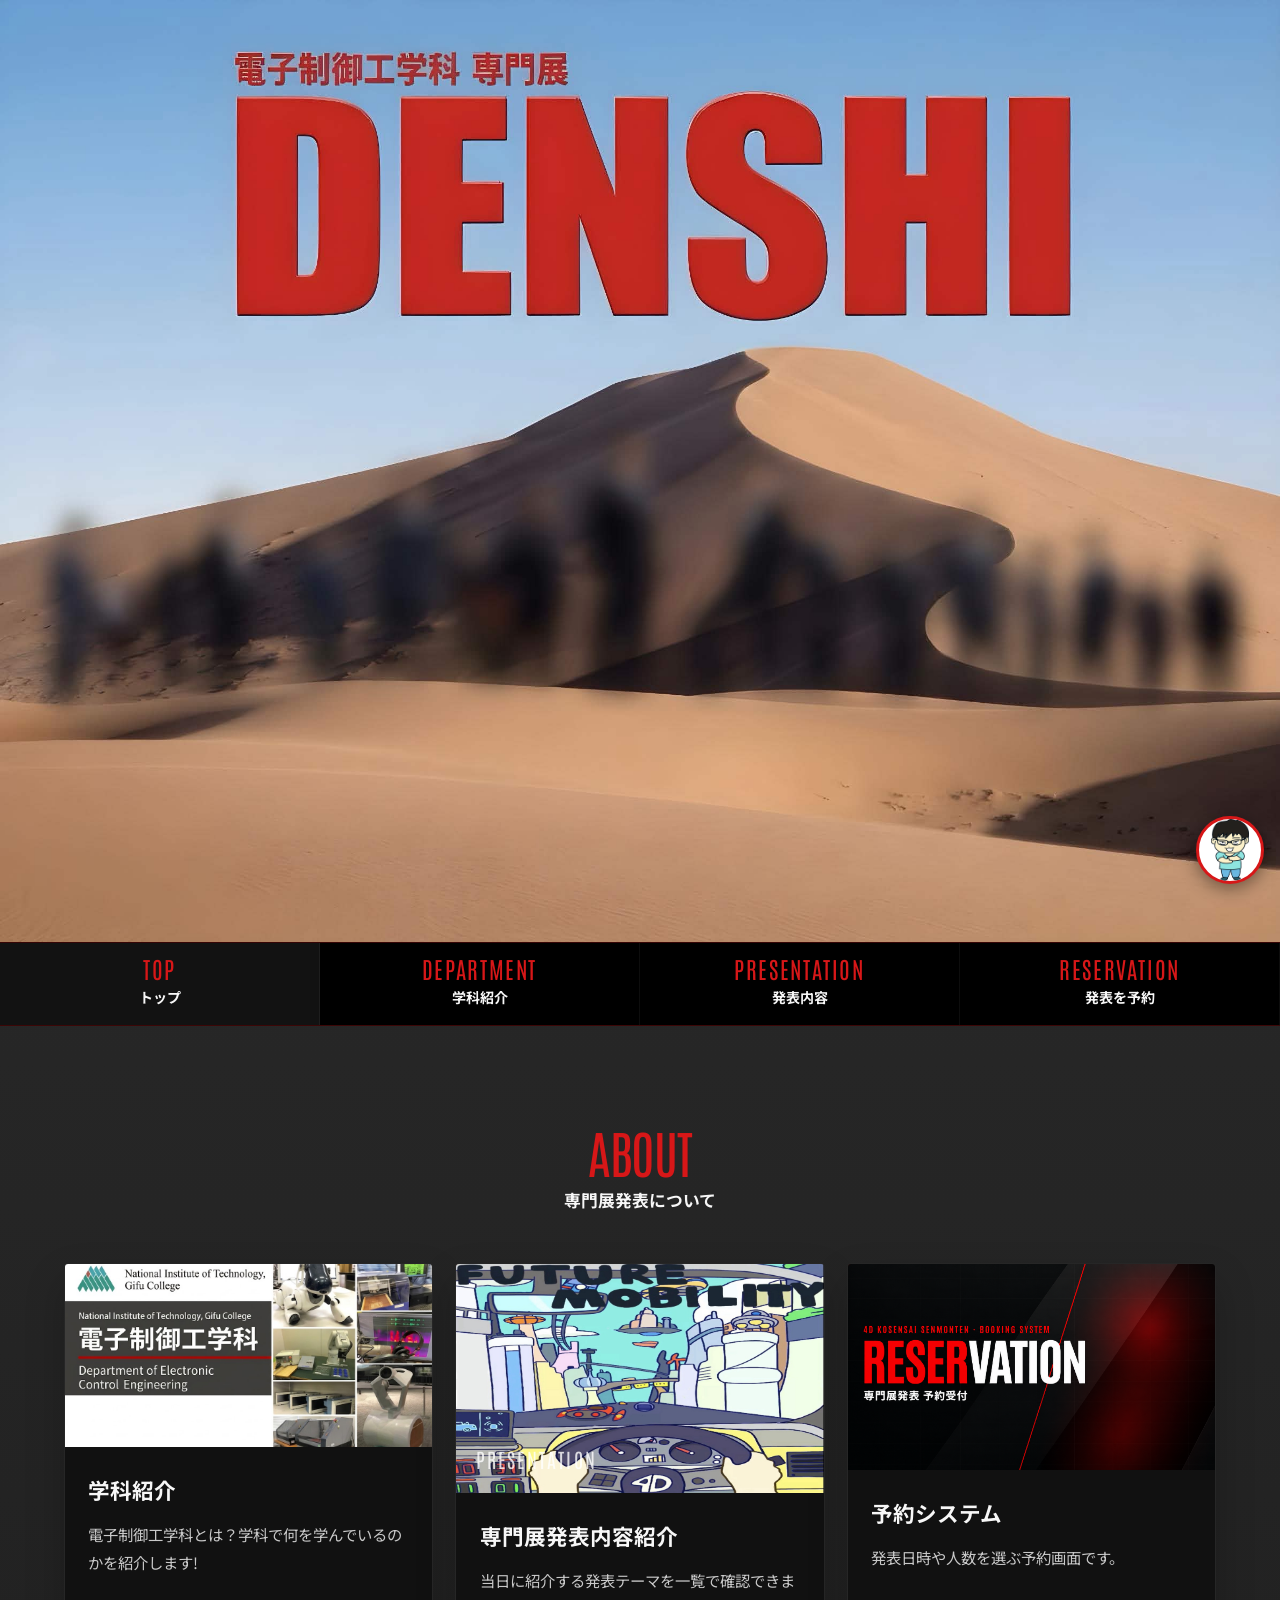
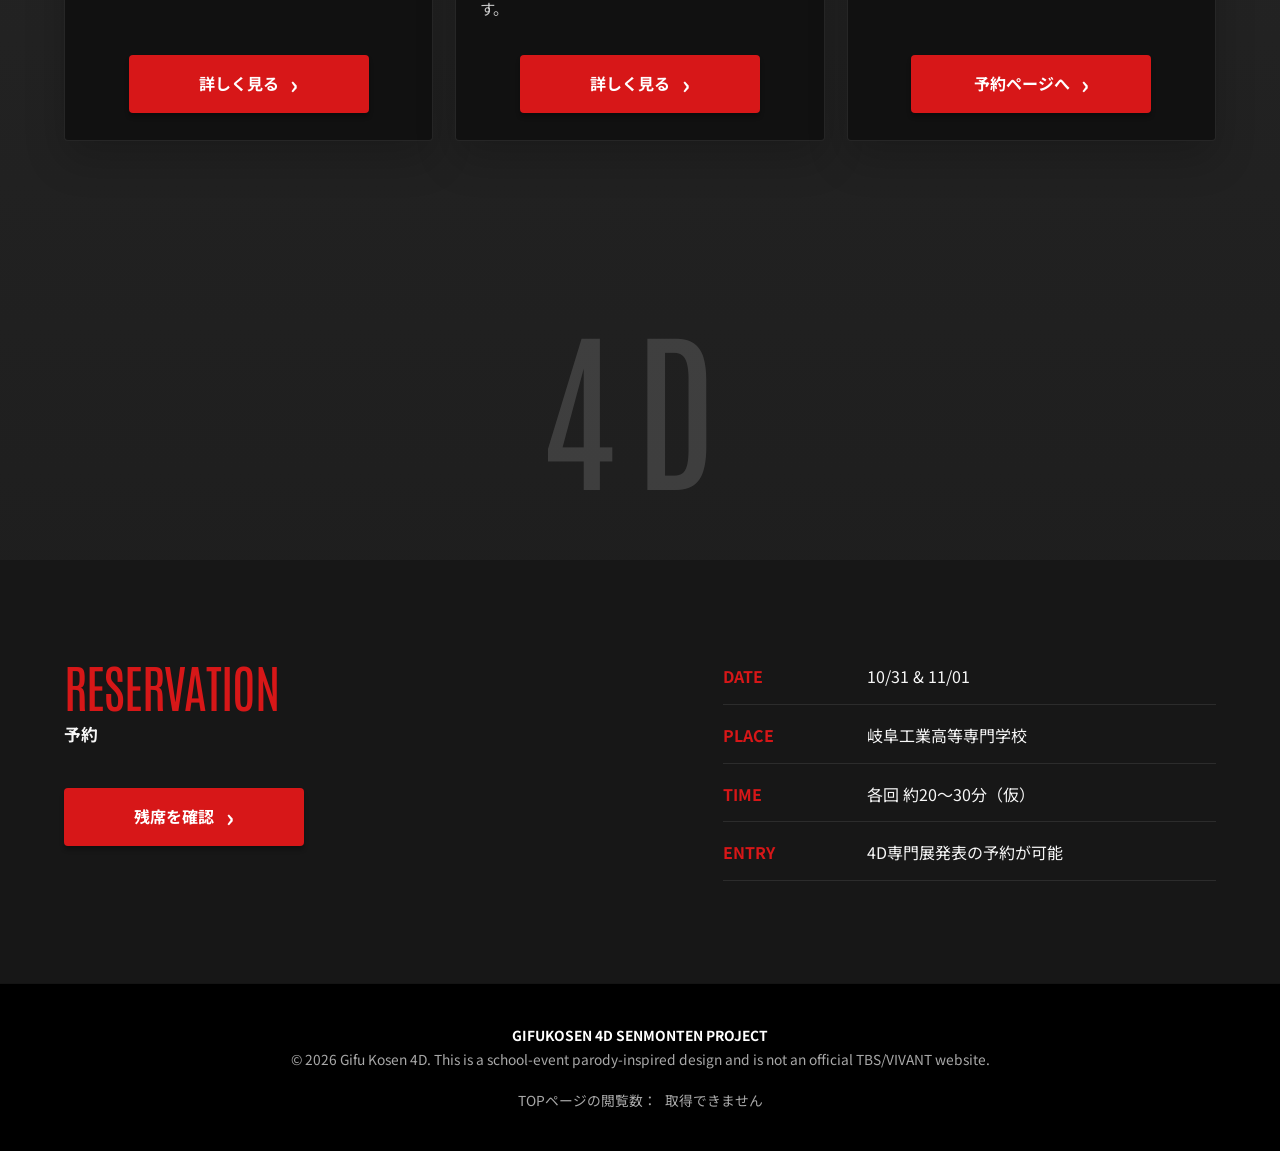
<file: docs/index.html>
<!doctype html>
<html lang="ja">
<head>
  <meta charset="utf-8">
  <meta name="viewport" content="width=device-width,initial-scale=1">
  <meta name="description" content="岐阜高専 4D 専門展">
  <title>GIFUKOSEN 4D SENMONTEN PROJECT | 専門展発表</title>
  <link rel="preconnect" href="https://fonts.googleapis.com">
  <link rel="preconnect" href="https://fonts.gstatic.com" crossorigin>
  <link rel="stylesheet" href="https://fonts.googleapis.com/css2?family=Antonio:wght@500;700&family=Noto+Sans+JP:wght@400;500;700;900&display=swap">
  <link rel="stylesheet" href="./assets/css/site.css">
</head>
<body>
<a class="skip-link" href="#main">本文へ移動</a>
<!--
  ★メインHERO画像
  差し替える場合は docs/assets/img/hero-denshi.png を置き換えてください。
  PCではタイトル部分を残しながら下側だけをトリミングし、スマホでは画像全体が見える比率です。
-->
<header class="hero hero--image">
  <h1 class="visually-hidden">電子制御工学科 専門展 DENSHI</h1>
  <picture class="hero__picture">
    <img
      class="hero__image"
      src="./assets/img/hero-denshi.png"
      width="2392"
      height="1760"
      alt="砂丘の写真を背景に、赤い文字で『電子制御工学科 専門展 DENSHI』と書かれたメインビジュアル"
      fetchpriority="high"
      decoding="async"
      loading="eager"
    >
  </picture>
</header>

<!-- VIVANT参考ページの「英字見出し＋日本語副題」の固定ナビを研究発表向けに再構成 -->
<nav class="site-nav" aria-label="メインナビゲーション">
  <div class="site-nav__inner">
    <a class="nav-link" href="./index.html" aria-current="page"><span class="en">TOP</span><span class="ja">トップ</span></a>
    <a class="nav-link" href="./department.html"><span class="en">DEPARTMENT</span><span class="ja">学科紹介</span></a>
    <a class="nav-link" href="./presentations.html"><span class="en">PRESENTATION</span><span class="ja">発表内容</span></a>
    <a class="nav-link" href="https://gifukosen-4d-kosensai.github.io/reservation/"><span class="en">RESERVATION</span><span class="ja">発表を予約</span></a>

  </div>
</nav>

<main id="main" class="page-shell">
  <section class="section">
    <div class="inner">
      <div class="section-title"><span class="en">ABOUT</span><span class="ja">専門展発表について</span></div>
      <p class="section-lead"></p>
      <div class="feature-grid">
        <article class="feature-card">
          <div class="feature-card__visual feature-card__visual--department" data-label="DEPARTMENT">
            <img class="feature-card__image" src="./assets/img/gakkasyoukai2.jpg" alt="学科紹介の写真" loading="lazy" decoding="async">
          </div>
          <div class="feature-card__body">
            <h3>学科紹介</h3>
            <p>電子制御工学科とは？学科で何を学んでいるのかを紹介します!</p>
              <div class="cta-row"><a class="btn" href="./department.html">詳しく見る</a></div> 
          </div>
        </article>
        <article class="feature-card">
          <div class="feature-card__visual" data-label="PRESENTATION">
            <img class="feature-card__image" src="./assets/img/future_mobility.jpg" alt="専門展発表の写真" loading="lazy" decoding="async">
          </div>
          <div class="feature-card__body">
            <h3>専門展発表内容紹介</h3>
            <p>当日に紹介する発表テーマを一覧で確認できます。</p>
            <div class="cta-row"><a class="btn" href="./presentations.html">詳しく見る</a></div>
          </div>
        </article>
        <article class="feature-card">
          <div class="feature-card__visual feature-card__visual--reservation">
            <img class="feature-card__image" src="./assets/img/reservation-banner.png" alt="専門展発表の予約受付案内" loading="lazy" decoding="async">
          </div>
          <div class="feature-card__body">
            <h3>予約システム</h3>
            <p>発表日時や人数を選ぶ予約画面です。</p>
            <div class="cta-row"><a class="btn" href="https://gifukosen-4d-kosensai.github.io/reservation/">予約ページへ</a></div>
          </div>
        </article>
      </div>
    </div>
  </section>

  <div class="visual-break" aria-hidden="true"><div class="visual-break__mark">4D</div></div>

  <section class="section section--dark">
    <div class="inner info-columns">
      <div>
        <div class="section-title" style="text-align:left"><span class="en">RESERVATION</span><span class="ja">予約</span></div>
        <p></p>
        <div class="cta-row" style="justify-content:flex-start"><a class="btn" href="https://gifukosen-4d-kosensai.github.io/reservation/">残席を確認</a></div>
      </div>
      <dl class="meta-list">
        <div><dt>DATE</dt><dd>10/31 & 11/01</dd></div>
        <div><dt>PLACE</dt><dd>岐阜工業高等専門学校</dd></div>
        <div><dt>TIME</dt><dd>各回 約20〜30分（仮）</dd></div>
        <div><dt>ENTRY</dt><dd>4D専門展発表の予約が可能</dd></div>
      </dl>
    </div>
  </section>
</main>

<div class="nagata-bot">
  <p class="nagata-bot__message" id="nagata-bot-message" role="status" aria-live="polite" hidden></p>
  <button class="nagata-bot__button" type="button" aria-label="永田BOTに話しかける" aria-controls="nagata-bot-message">
    <img src="./assets/img/AInagata.gif" alt="">
  </button>
</div>

<footer class="site-footer"><div class="inner"><strong>GIFUKOSEN 4D SENMONTEN PROJECT</strong><br>© <span data-current-year></span> Gifu Kosen 4D. This is a school-event parody-inspired design and is not an official TBS/VIVANT website.<div class="site-views" aria-live="polite"><span>TOPページの閲覧数：</span><div id="site-views-count">読み込み中…</div></div></div></footer>
<script src="./assets/js/site.js" defer></script>
</body>
</html>
</file>
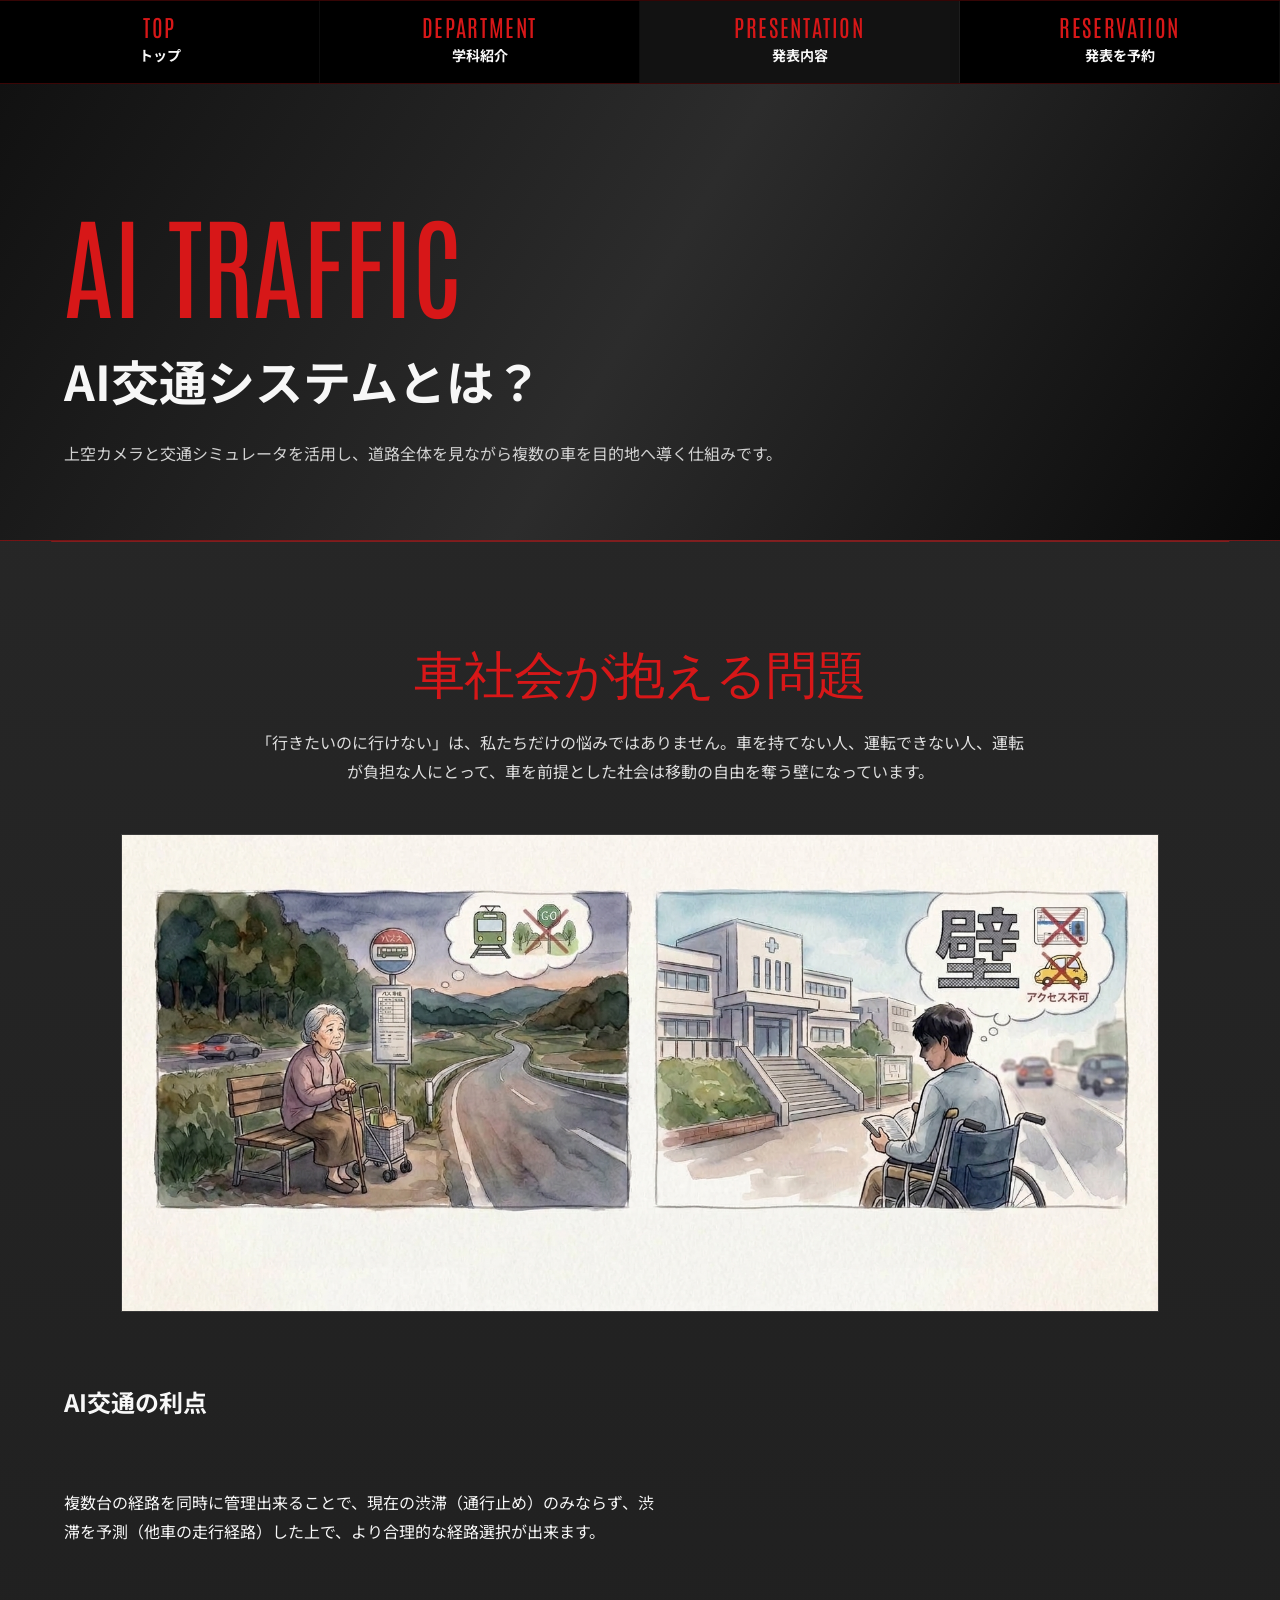
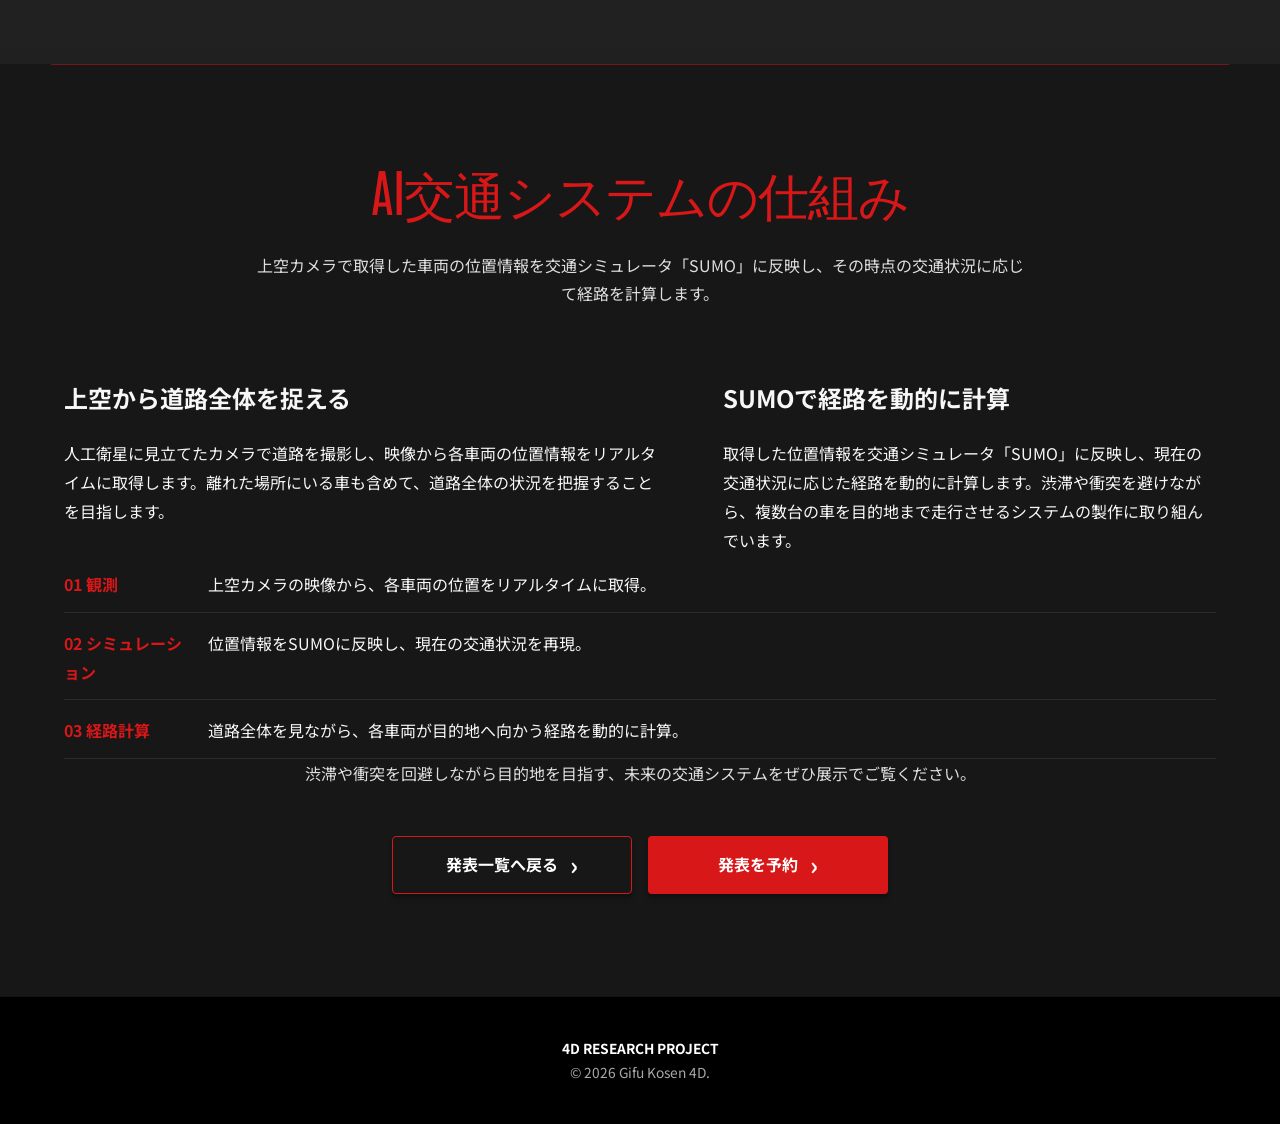
<file: docs/AI_trafic.html>
<!doctype html>
<html lang="ja">
<head>
    <meta charset="utf-8">
    <meta name="viewport" content="width=device-width, initial-scale=1">
    <meta name="description" content="上空カメラとAIで複数の車を目的地へ導く、AI交通システムを紹介します。">
    <title>AI TRAFFIC | 4D RESEARCH PROJECT</title>
    <link rel="preconnect" href="https://fonts.googleapis.com">
    <link rel="preconnect" href="https://fonts.gstatic.com" crossorigin>
    <link rel="stylesheet" href="https://fonts.googleapis.com/css2?family=Antonio:wght@500;700&family=Noto+Sans+JP:wght@400;500;700;900&display=swap">
    <link rel="stylesheet" href="./assets/css/site.css">
</head>
<body>
<a class="skip-link" href="#main">本文へ移動</a>
<nav class="site-nav" aria-label="メインナビゲーション"><div class="site-nav__inner">
    <a class="nav-link" href="./index.html"><span class="en">TOP</span><span class="ja">トップ</span></a>
    <a class="nav-link" href="./department.html"><span class="en">DEPARTMENT</span><span class="ja">学科紹介</span></a>
    <a class="nav-link" href="./presentations.html" aria-current="page"><span class="en">PRESENTATION</span><span class="ja">発表内容</span></a>
    <a class="nav-link" href="https://gifukosen-4d-kosensai.github.io/reservation/"><span class="en">RESERVATION</span><span class="ja">発表を予約</span></a>
</div></nav>
<header class="detail-hero"><div class="inner">
    <span class="en">AI TRAFFIC</span>
    <h1>AI交通システムとは？</h1>
    <p>上空カメラと交通シミュレータを活用し、道路全体を見ながら複数の車を目的地へ導く仕組みです。</p>
</div></header>
<main id="main" class="page-shell">
    <section class="section section--redline"><div class="inner">
        <div class="section-title"><span class="en">車社会が抱える問題</span></div>
        <p class="section-lead">「行きたいのに行けない」は、私たちだけの悩みではありません。車を持てない人、運転できない人、運転が負担な人にとって、車を前提とした社会は移動の自由を奪う壁になっています。</p>
        <figure class="ai-traffic-figure">
            <img src="./assets/img/added-image-4.jpg" alt="交差点を走る複数の車と、道路全体を把握する仕組みのイメージ">
        </figure>
        <div class="info-columns">
             <div>
                <h2>AI交通の利点</h2>
            　　 <p>複数台の経路を同時に管理出来ることで、現在の渋滞（通行止め）のみならず、渋滞を予測（他車の走行経路）した上で、より合理的な経路選択が出来ます。</p> 
                <!-- <h2>車載センサだけでは見えにくい状況も</h2> -->
                <!-- <p>見通しの悪い交差点や交通量の多い道路では、車同士が接近して衝突する危険があります。車に搭載されたセンサだけでは、建物の陰にいる車や離れた場所の車の動きを把握しにくい場合があります。</p> -->
            </div>
            <!-- <dl class="meta-list"> -->
                <!-- <div><dt>課題 01</dt><dd>渋滞で移動時間が延び、停止・発進によってエネルギー消費も増加。</dd></div> -->
                <!-- <div><dt>課題 02</dt><dd>死角や遠方の車両は、各車のセンサだけでは把握が難しいことがあります。</dd></div> -->
                <!-- <div><dt>必要なこと</dt><dd>個々の車だけでなく、道路全体の交通状況を把握すること。</dd></div> -->
            <!-- </dl> -->
        <!-- </div> -->
    </div></section>
    <section class="section section--dark section--redline"><div class="inner">
        <div class="section-title"><span class="en">AI交通システムの仕組み</span></div>
        <p class="section-lead">上空カメラで取得した車両の位置情報を交通シミュレータ「SUMO」に反映し、その時点の交通状況に応じて経路を計算します。</p>
        <div class="info-columns">
            <div>
                <h2>上空から道路全体を捉える</h2>
                <p>人工衛星に見立てたカメラで道路を撮影し、映像から各車両の位置情報をリアルタイムに取得します。離れた場所にいる車も含めて、道路全体の状況を把握することを目指します。</p>
            </div>
            <div>
                <h2>SUMOで経路を動的に計算</h2>
                <p>取得した位置情報を交通シミュレータ「SUMO」に反映し、現在の交通状況に応じた経路を動的に計算します。渋滞や衝突を避けながら、複数台の車を目的地まで走行させるシステムの製作に取り組んでいます。</p>
            </div>
        </div>
        <dl class="meta-list">
            <div><dt>01 観測</dt><dd>上空カメラの映像から、各車両の位置をリアルタイムに取得。</dd></div>
            <div><dt>02 シミュレーション</dt><dd>位置情報をSUMOに反映し、現在の交通状況を再現。</dd></div>
            <div><dt>03 経路計算</dt><dd>道路全体を見ながら、各車両が目的地へ向かう経路を動的に計算。</dd></div>
        </dl>
        <p class="section-lead">渋滞や衝突を回避しながら目的地を目指す、未来の交通システムをぜひ展示でご覧ください。</p>
        <div class="cta-row">
            <a class="btn btn--ghost" href="./presentations.html">発表一覧へ戻る</a>
            <a class="btn" href="https://gifukosen-4d-kosensai.github.io/reservation/">発表を予約</a>
        </div>
    </div></section>
</main>
<footer class="site-footer"><div class="inner"><strong>4D RESEARCH PROJECT</strong><br>© <span data-current-year></span> Gifu Kosen 4D.</div></footer>
<script src="./assets/js/site.js" defer></script>
</body>
</html>
</file>
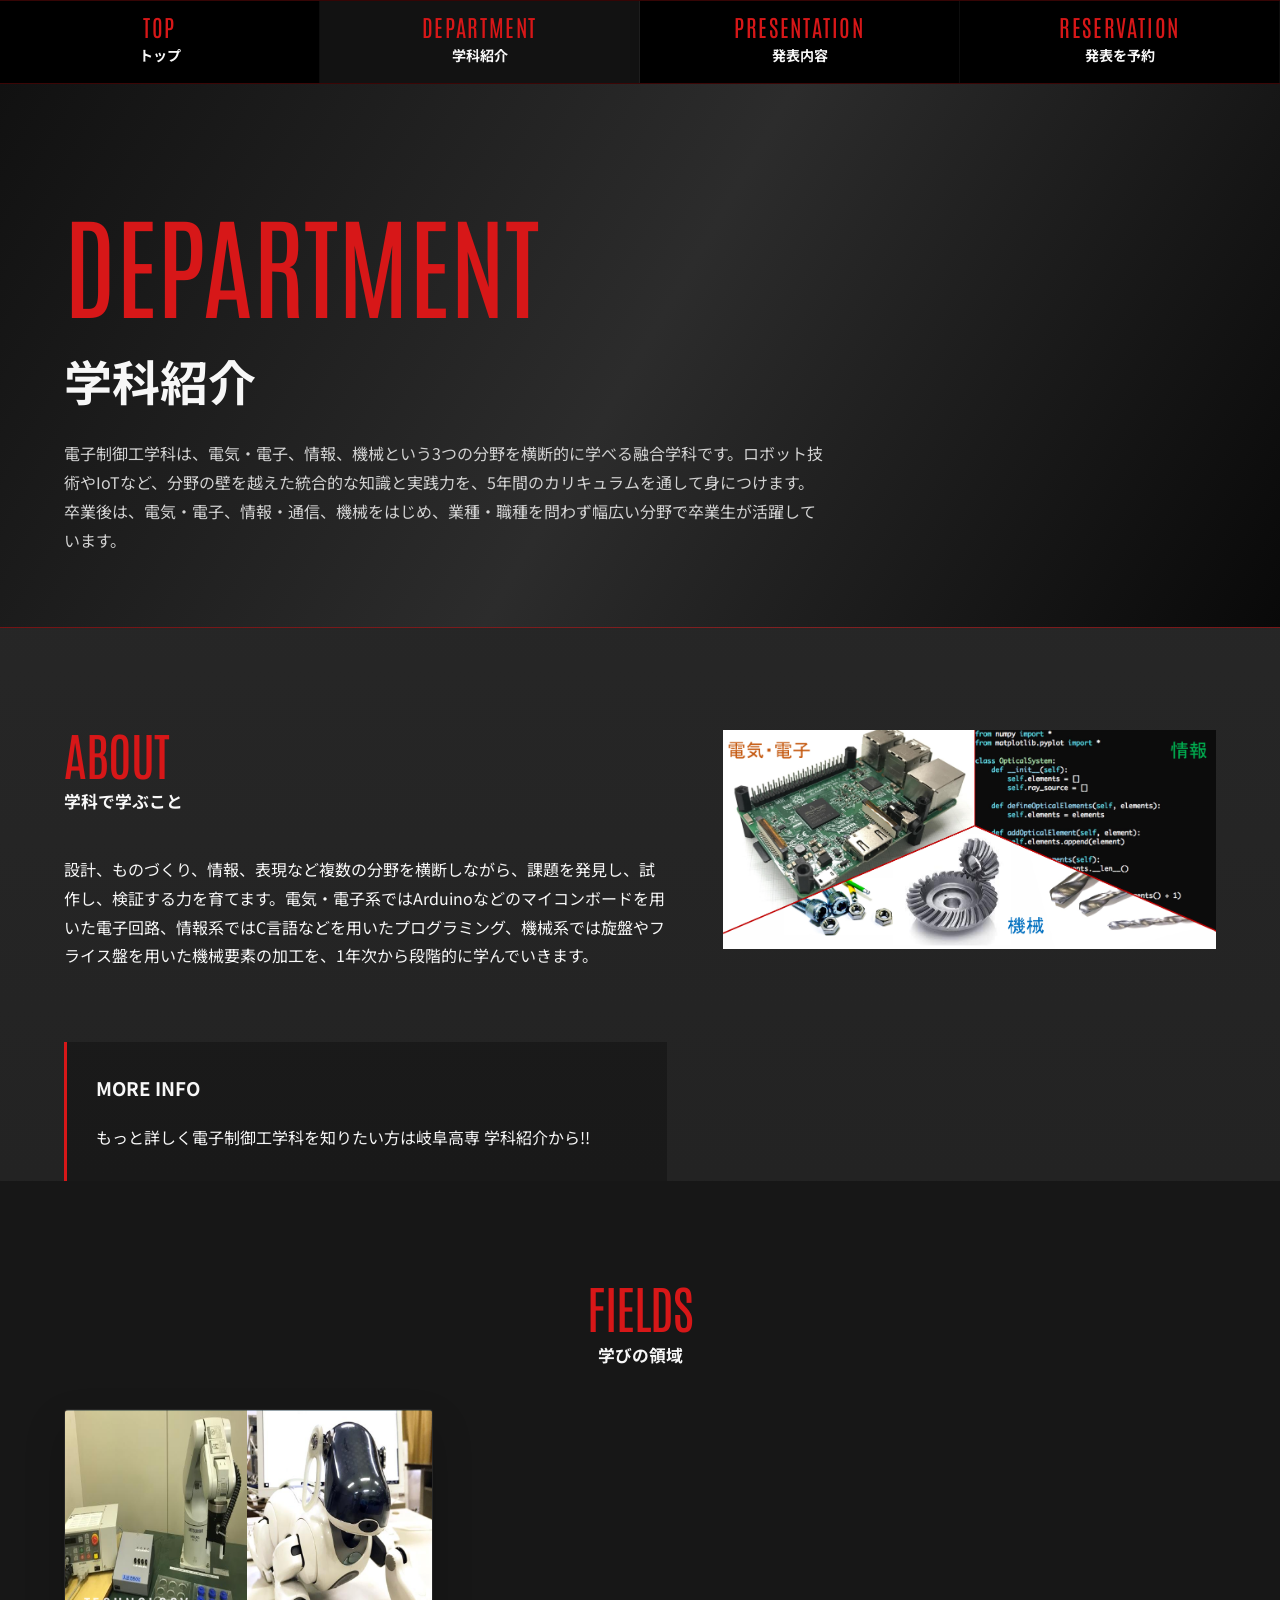
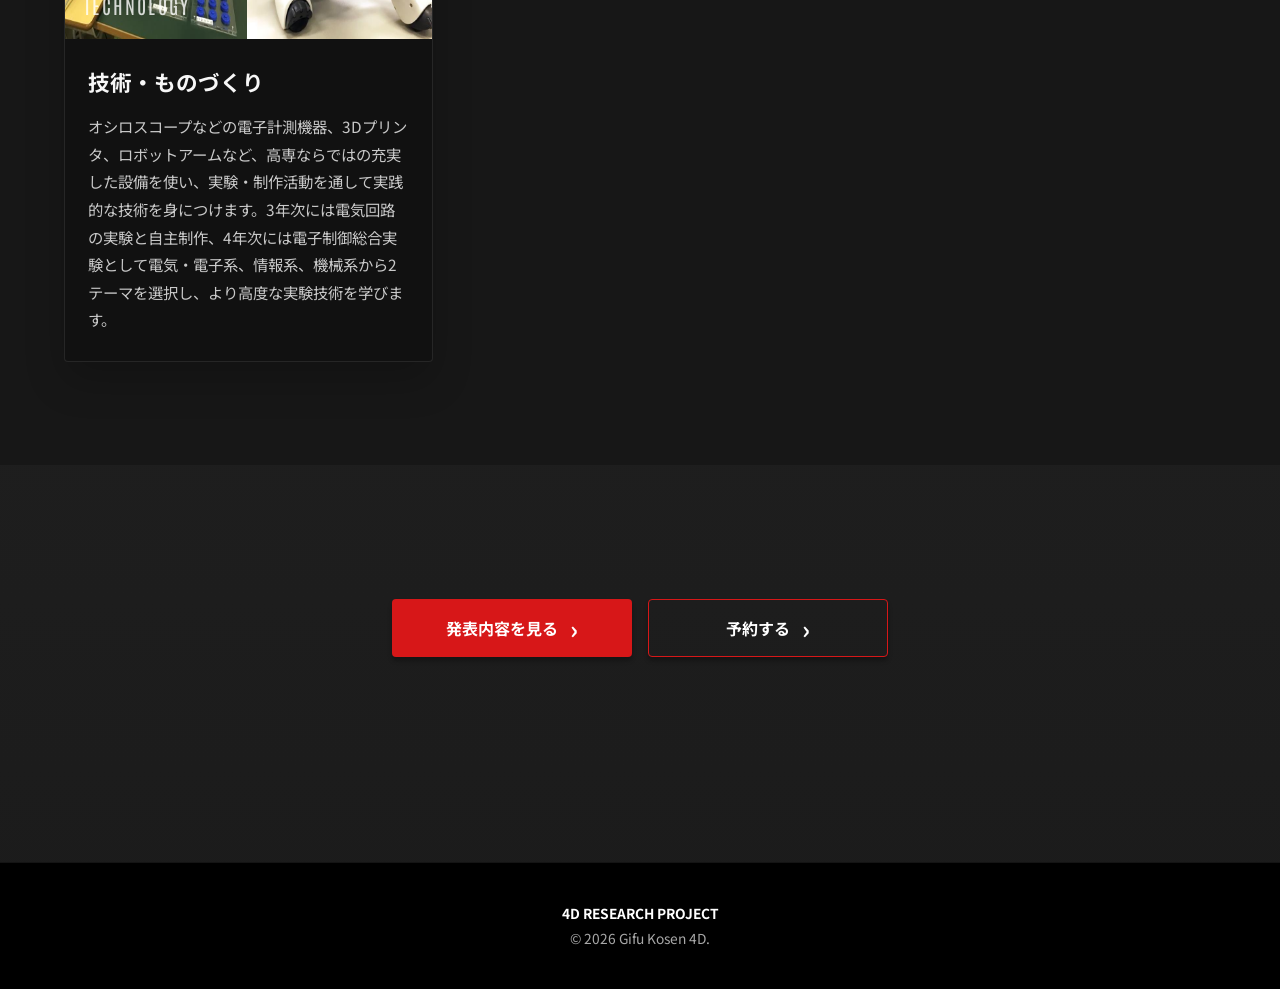
<file: docs/department.html>
<!doctype html>
<html lang="ja">
<head>
  <meta charset="utf-8"><meta name="viewport" content="width=device-width,initial-scale=1">
  <meta name="description" content="学科紹介">  <title>DEPARTMENT | 4D RESEARCH PROJECT</title>
  <link rel="preconnect" href="https://fonts.googleapis.com">
  <link rel="preconnect" href="https://fonts.gstatic.com" crossorigin>
  <link rel="stylesheet" href="https://fonts.googleapis.com/css2?family=Antonio:wght@500;700&family=Noto+Sans+JP:wght@400;500;700;900&display=swap">
  <link rel="stylesheet" href="./assets/css/site.css">
</head>
<body>
<a class="skip-link" href="#main">本文へ移動</a>
<nav class="site-nav" aria-label="メインナビゲーション"><div class="site-nav__inner">
  <a class="nav-link" href="./index.html"><span class="en">TOP</span><span class="ja">トップ</span></a>
  <a class="nav-link" href="./department.html" aria-current="page"><span class="en">DEPARTMENT</span><span class="ja">学科紹介</span></a>
  <a class="nav-link" href="./presentations.html"><span class="en">PRESENTATION</span><span class="ja">発表内容</span></a>
  <a class="nav-link" href="https://gifukosen-4d-kosensai.github.io/reservation/"><span class="en">RESERVATION</span><span class="ja">発表を予約</span></a>
</div></nav>
<header class="detail-hero"><div class="inner"><a class="en" href="./kakusi.html">DEPARTMENT</a><h1>学科紹介</h1><p>電子制御工学科は、電気・電子、情報、機械という3つの分野を横断的に学べる融合学科です。ロボット技術やIoTなど、分野の壁を越えた統合的な知識と実践力を、5年間のカリキュラムを通して身につけます。卒業後は、電気・電子、情報・通信、機械をはじめ、業種・職種を問わず幅広い分野で卒業生が活躍しています。</p></div></header>
<main id="main" class="page-shell">
  <section class="section"><div class="inner info-columns">
    <div><div class="section-title" style="text-align:left"><span class="en">ABOUT</span><span class="ja">学科で学ぶこと</span></div><p>設計、ものづくり、情報、表現など複数の分野を横断しながら、課題を発見し、試作し、検証する力を育てます。電気・電子系ではArduinoなどのマイコンボードを用いた電子回路、情報系ではC言語などを用いたプログラミング、機械系では旋盤やフライス盤を用いた機械要素の加工を、1年次から段階的に学んでいきます。
</p><p></p></div>
    <div class="visual-break" aria-hidden="true"><img class="visual-break__image" src="./assets/img/3tu.png" alt="学科紹介"></div>
    <div class="info-box"><h3>MORE INFO</h3><p>もっと詳しく電子制御工学科を知りたい方は<a href="https://www.gifu-nct.ac.jp/admission/faculty_guidance/elcon.pdf" target="_blank" rel="noopener noreferrer">岐阜高専 学科紹介</a>から!!</p></div></div>
  <section class="section section--dark"><div class="inner"><div class="section-title"><span class="en">FIELDS</span><span class="ja">学びの領域</span></div><div class="feature-grid">
    <article class="feature-card">
      <div class="feature-card__visual" data-label="TECHNOLOGY">
        <img class="feature-card__image" src="./assets/img/technology.png" alt="">
      </div>
      <div class="feature-card__body">
        <h3>技術・ものづくり</h3>
        <p>オシロスコープなどの電子計測機器、3Dプリンタ、ロボットアームなど、高専ならではの充実した設備を使い、実験・制作活動を通して実践的な技術を身につけます。3年次には電気回路の実験と自主制作、4年次には電子制御総合実験として電気・電子系、情報系、機械系から2テーマを選択し、より高度な実験技術を学びます。</p>
      </div>
    </article>
    <!-- <article class="feature-card"><div class="feature-card__visual" data-label="RESEARCH"></div><div class="feature-card__body"><h3>研究・発表</h3><p>制御工学を応用した移動ロボットや複合型風車、光計測、磁気浮上など多彩な研究テーマが揃っており、卒業研究で成果を挙げた学生は学会発表やコンテストへの挑戦など学外でも幅広く活躍しています。</p></div></article> -->
    <!-- <article class="feature-card"><div class="feature-card__visual" data-label="何にしよう"></div><div class="feature-card__body"><h3>研究・発表</h3><p>研究テーマやコンテスト実績などを紹介できます。</p></div></article> -->
  </div></div></section>
  <section class="section"><div class="inner"><div class="cta-row"><a class="btn" href="./presentations.html">発表内容を見る</a><a class="btn btn--ghost" href="https://gifukosen-4d-kosensai.github.io/reservation/">予約する</a></div></div></section>
</main>
<footer class="site-footer"><div class="inner"><strong>4D RESEARCH PROJECT</strong><br>© <span data-current-year></span> Gifu Kosen 4D.</div></footer>
<script src="./assets/js/site.js" defer></script>
</body></html>
</file>
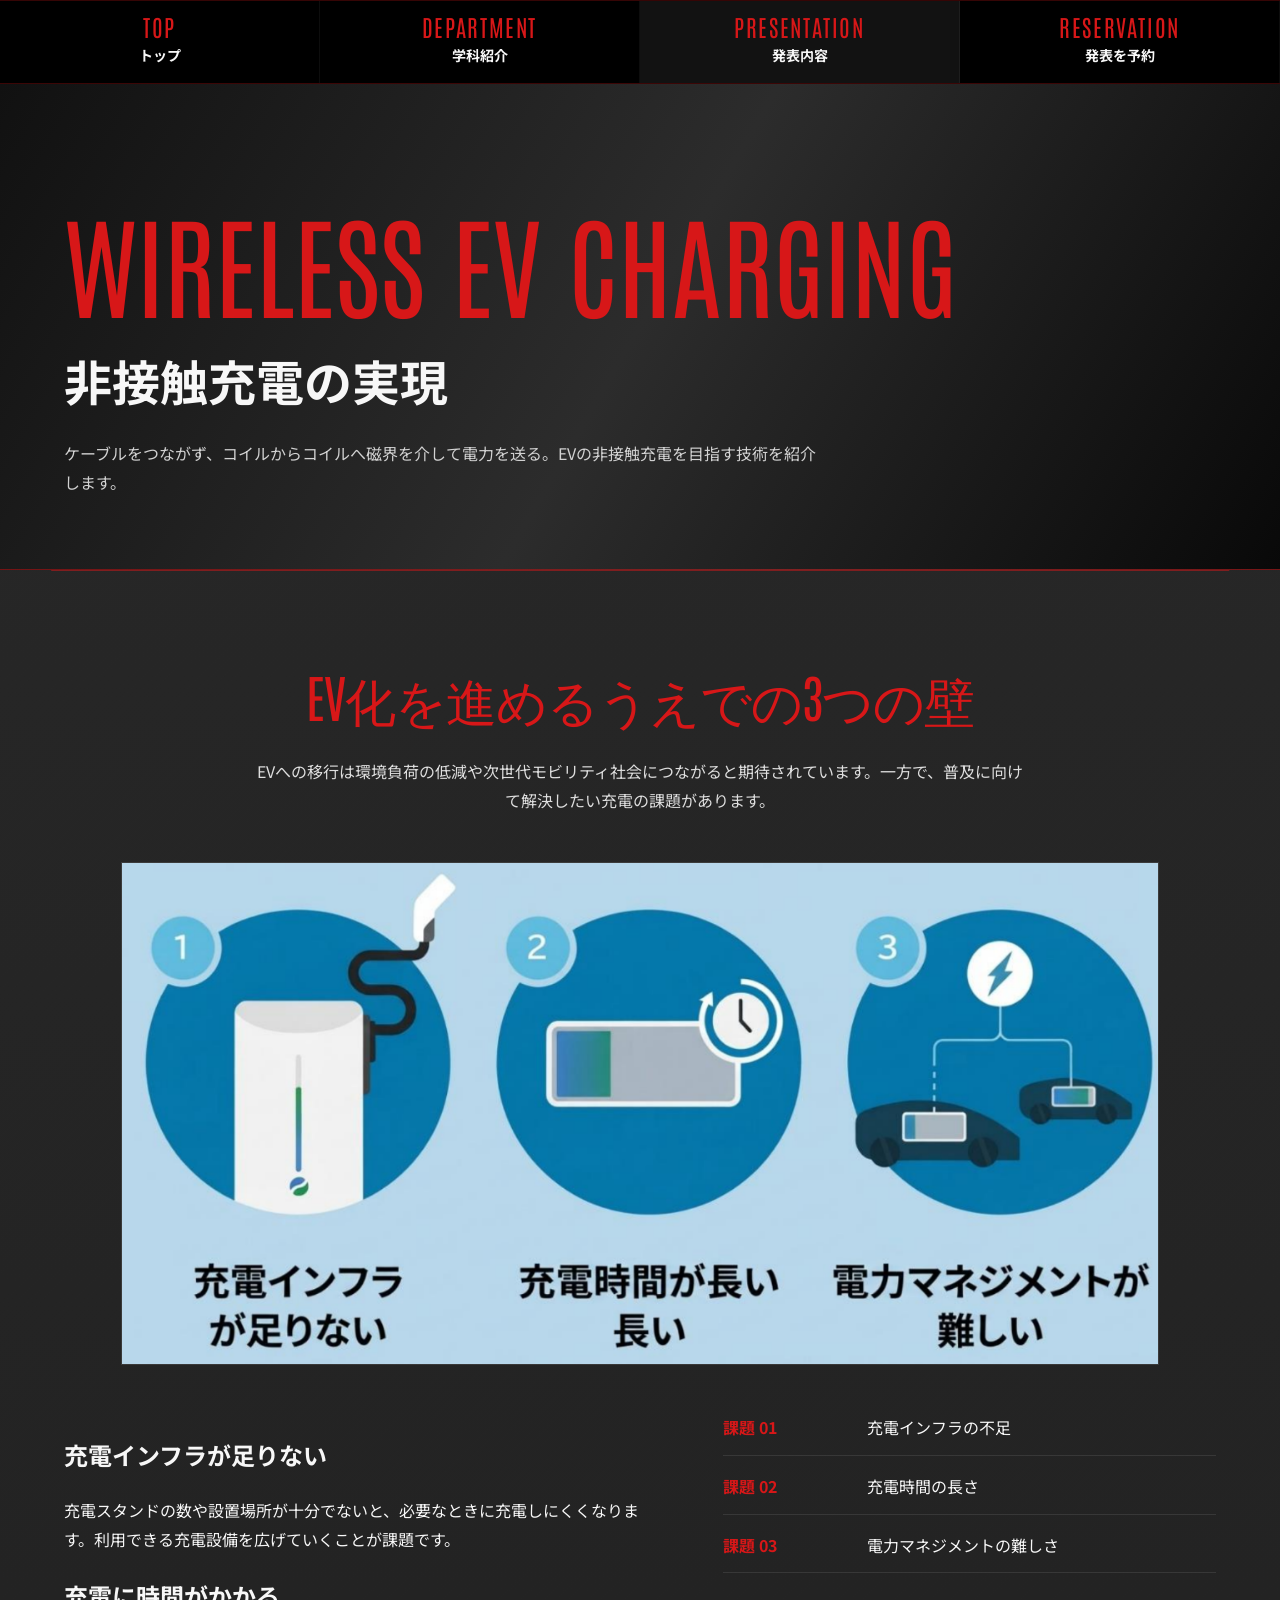
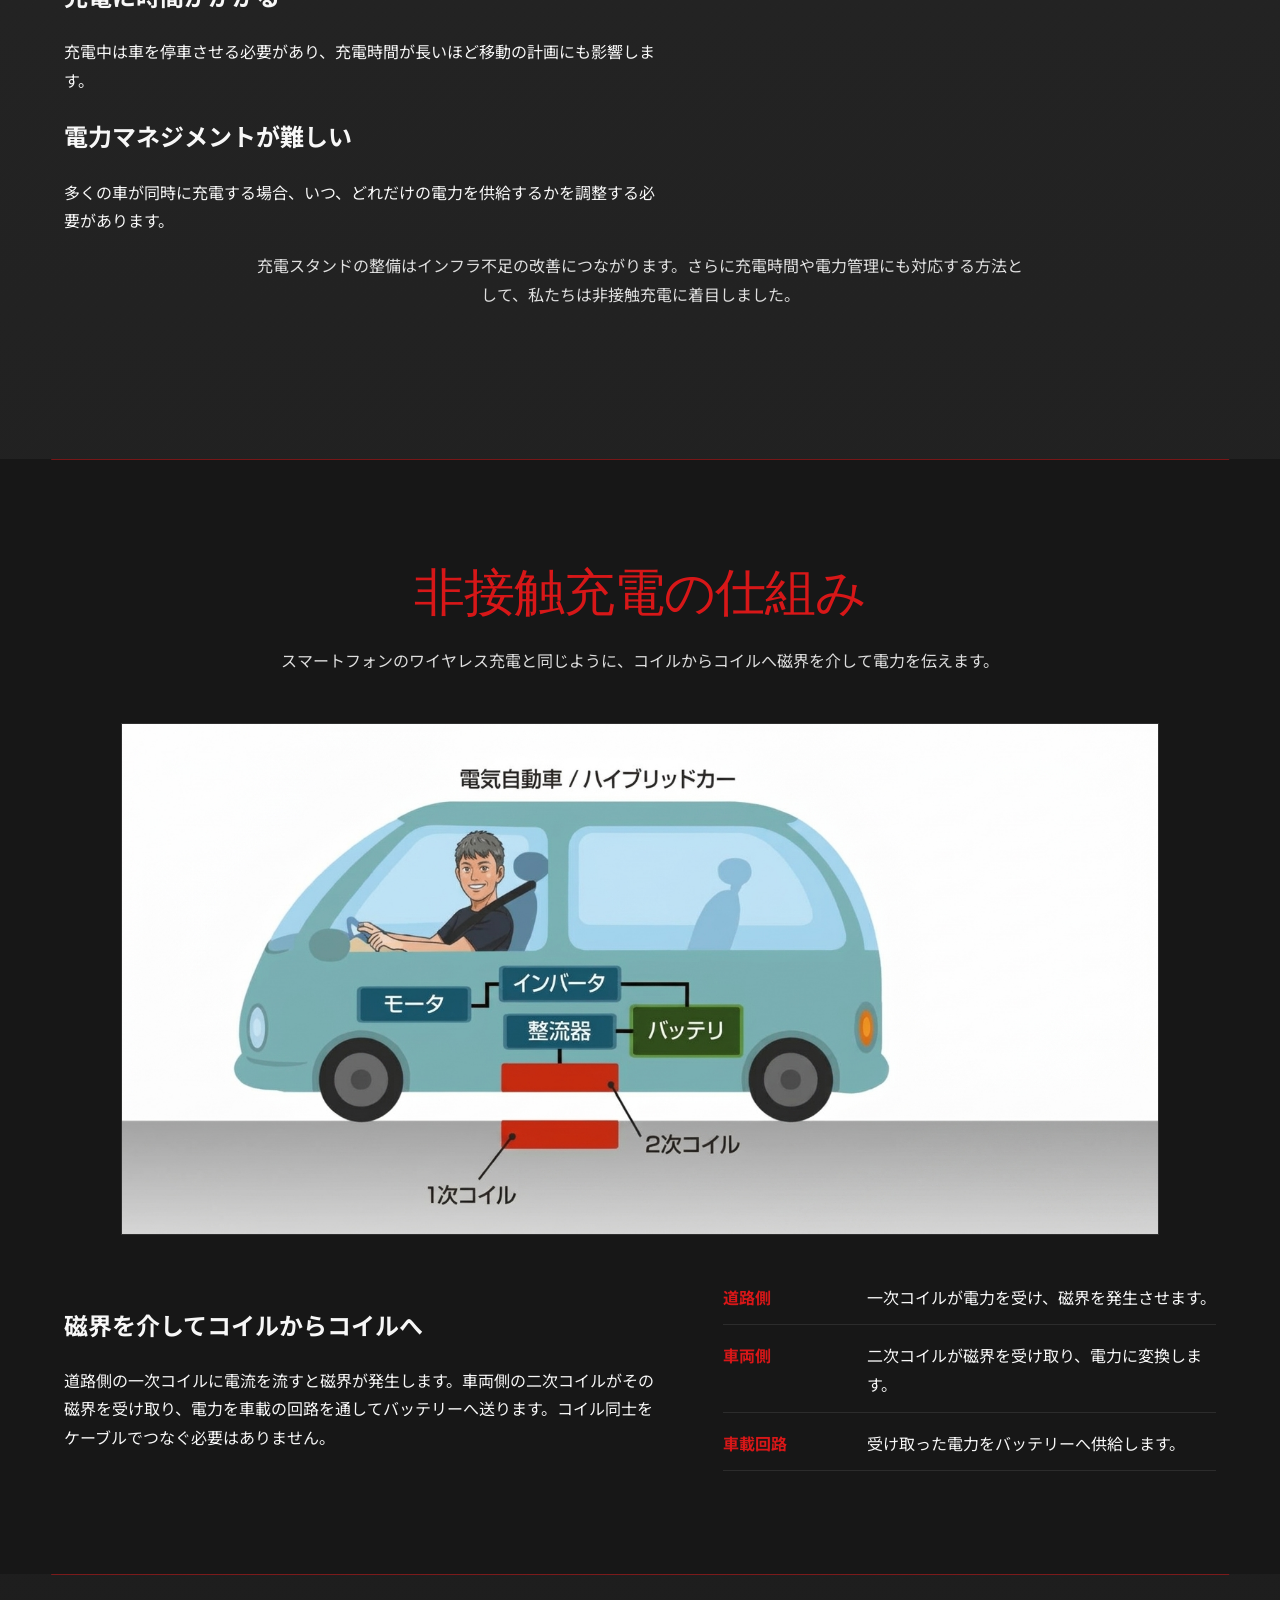
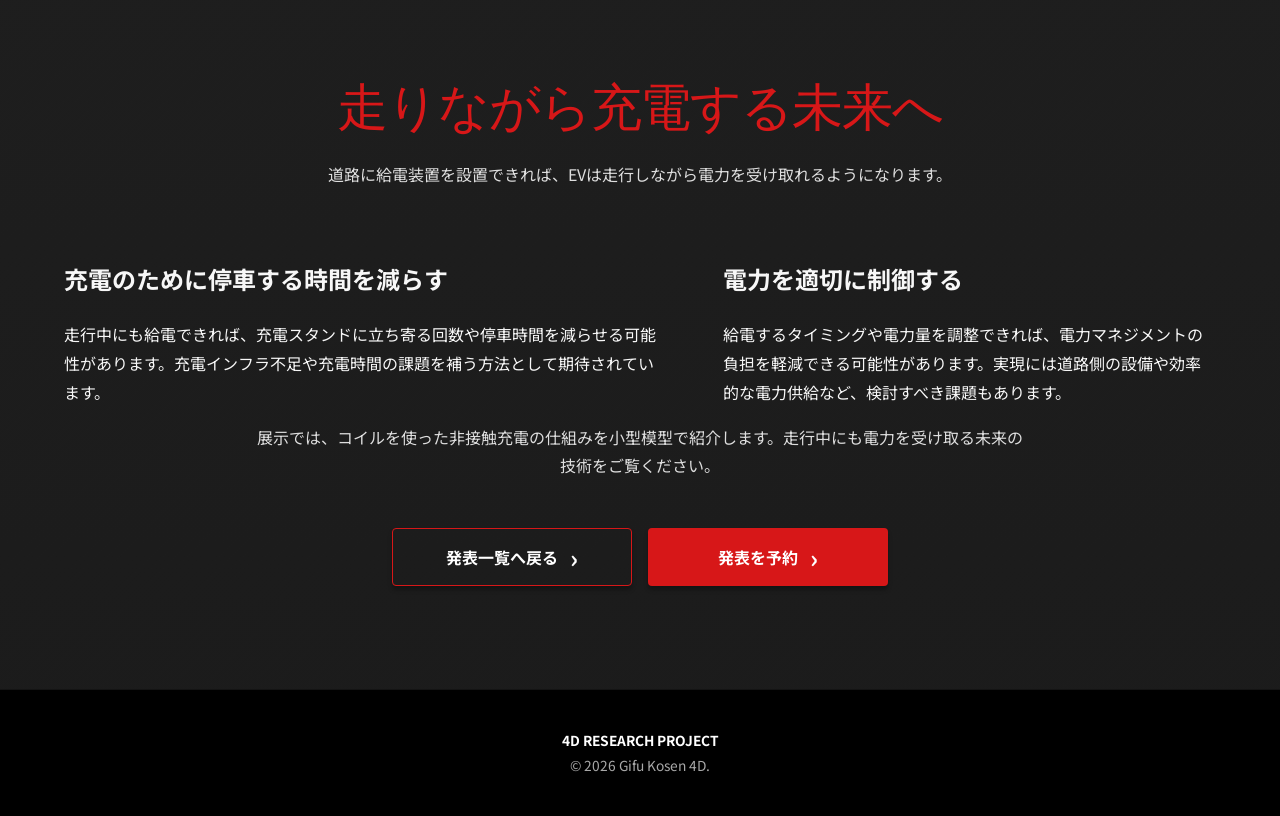
<file: docs/Hisessyoku.html>
<!doctype html>
<html lang="ja">
<head>
	<meta charset="utf-8">
	<meta name="viewport" content="width=device-width, initial-scale=1">
	<meta name="description" content="EVの普及に伴う課題と、走行中にも給電できる非接触充電の仕組みを紹介します。">
	<title>WIRELESS EV CHARGING | 4D RESEARCH PROJECT</title>
	<link rel="preconnect" href="https://fonts.googleapis.com">
	<link rel="preconnect" href="https://fonts.gstatic.com" crossorigin>
	<link rel="stylesheet" href="https://fonts.googleapis.com/css2?family=Antonio:wght@500;700&family=Noto+Sans+JP:wght@400;500;700;900&display=swap">
	<link rel="stylesheet" href="./assets/css/site.css">
</head>
<body>
<a class="skip-link" href="#main">本文へ移動</a>
<nav class="site-nav" aria-label="メインナビゲーション"><div class="site-nav__inner">
	<a class="nav-link" href="./index.html"><span class="en">TOP</span><span class="ja">トップ</span></a>
	<a class="nav-link" href="./department.html"><span class="en">DEPARTMENT</span><span class="ja">学科紹介</span></a>
	<a class="nav-link" href="./presentations.html" aria-current="page"><span class="en">PRESENTATION</span><span class="ja">発表内容</span></a>
	<a class="nav-link" href="https://gifukosen-4d-kosensai.github.io/reservation/"><span class="en">RESERVATION</span><span class="ja">発表を予約</span></a>
</div></nav>
<header class="detail-hero"><div class="inner">
	<span class="en">WIRELESS EV CHARGING</span>
	<h1>非接触充電の実現</h1>
	<p>ケーブルをつながず、コイルからコイルへ磁界を介して電力を送る。EVの非接触充電を目指す技術を紹介します。</p>
</div></header>
<main id="main" class="page-shell">
	<section class="section section--redline"><div class="inner">
		<div class="section-title"><span class="en">EV化を進めるうえでの3つの壁</span></div>
		<p class="section-lead">EVへの移行は環境負荷の低減や次世代モビリティ社会につながると期待されています。一方で、普及に向けて解決したい充電の課題があります。</p>
		<figure class="noncontact-figure">
			<img src="./assets/img/3tunomondai.png" alt="EV普及に向けた3つの課題：充電インフラ不足、充電時間の長さ、電力マネジメントの難しさ">
		</figure>
		<div class="info-columns">
			<div>
				<h2>充電インフラが足りない</h2>
				<p>充電スタンドの数や設置場所が十分でないと、必要なときに充電しにくくなります。利用できる充電設備を広げていくことが課題です。</p>
				<h2>充電に時間がかかる</h2>
				<p>充電中は車を停車させる必要があり、充電時間が長いほど移動の計画にも影響します。</p>
				<h2>電力マネジメントが難しい</h2>
				<p>多くの車が同時に充電する場合、いつ、どれだけの電力を供給するかを調整する必要があります。</p>
			</div>
			<dl class="meta-list">
				<div><dt>課題 01</dt><dd>充電インフラの不足</dd></div>
				<div><dt>課題 02</dt><dd>充電時間の長さ</dd></div>
				<div><dt>課題 03</dt><dd>電力マネジメントの難しさ</dd></div>
			</dl>
		</div>
		<p class="section-lead">充電スタンドの整備はインフラ不足の改善につながります。さらに充電時間や電力管理にも対応する方法として、私たちは非接触充電に着目しました。</p>
	</div></section>
	<section class="section section--dark section--redline"><div class="inner">
		<div class="section-title"><span class="en">非接触充電の仕組み</span></div>
		<p class="section-lead">スマートフォンのワイヤレス充電と同じように、コイルからコイルへ磁界を介して電力を伝えます。</p>
		<figure class="noncontact-figure">
			<img src="./assets/img/added-image-3.jpg" alt="道路側の一次コイルから車両側の二次コイルへ電力を送り、車載バッテリーを充電する仕組み">
		</figure>
		<div class="info-columns">
			<div>
				<h2>磁界を介してコイルからコイルへ</h2>
				<p>道路側の一次コイルに電流を流すと磁界が発生します。車両側の二次コイルがその磁界を受け取り、電力を車載の回路を通してバッテリーへ送ります。コイル同士をケーブルでつなぐ必要はありません。</p>
			</div>
			<dl class="meta-list">
				<div><dt>道路側</dt><dd>一次コイルが電力を受け、磁界を発生させます。</dd></div>
				<div><dt>車両側</dt><dd>二次コイルが磁界を受け取り、電力に変換します。</dd></div>
				<div><dt>車載回路</dt><dd>受け取った電力をバッテリーへ供給します。</dd></div>
			</dl>
		</div>
	</div></section>
	<section class="section section--redline"><div class="inner">
		<div class="section-title"><span class="en">走りながら充電する未来へ</span></div>
		<p class="section-lead">道路に給電装置を設置できれば、EVは走行しながら電力を受け取れるようになります。</p>
		<div class="info-columns">
			<div>
				<h2>充電のために停車する時間を減らす</h2>
				<p>走行中にも給電できれば、充電スタンドに立ち寄る回数や停車時間を減らせる可能性があります。充電インフラ不足や充電時間の課題を補う方法として期待されています。</p>
			</div>
			<div>
				<h2>電力を適切に制御する</h2>
				<p>給電するタイミングや電力量を調整できれば、電力マネジメントの負担を軽減できる可能性があります。実現には道路側の設備や効率的な電力供給など、検討すべき課題もあります。</p>
			</div>
		</div>
		<p class="section-lead">展示では、コイルを使った非接触充電の仕組みを小型模型で紹介します。走行中にも電力を受け取る未来の技術をご覧ください。</p>
		<div class="cta-row">
			<a class="btn btn--ghost" href="./presentations.html">発表一覧へ戻る</a>
			<a class="btn" href="https://gifukosen-4d-kosensai.github.io/reservation/">発表を予約</a>
		</div>
	</div></section>
</main>
<footer class="site-footer"><div class="inner"><strong>4D RESEARCH PROJECT</strong><br>© <span data-current-year></span> Gifu Kosen 4D.</div></footer>
<script src="./assets/js/site.js" defer></script>
</body>
</html>
</file>
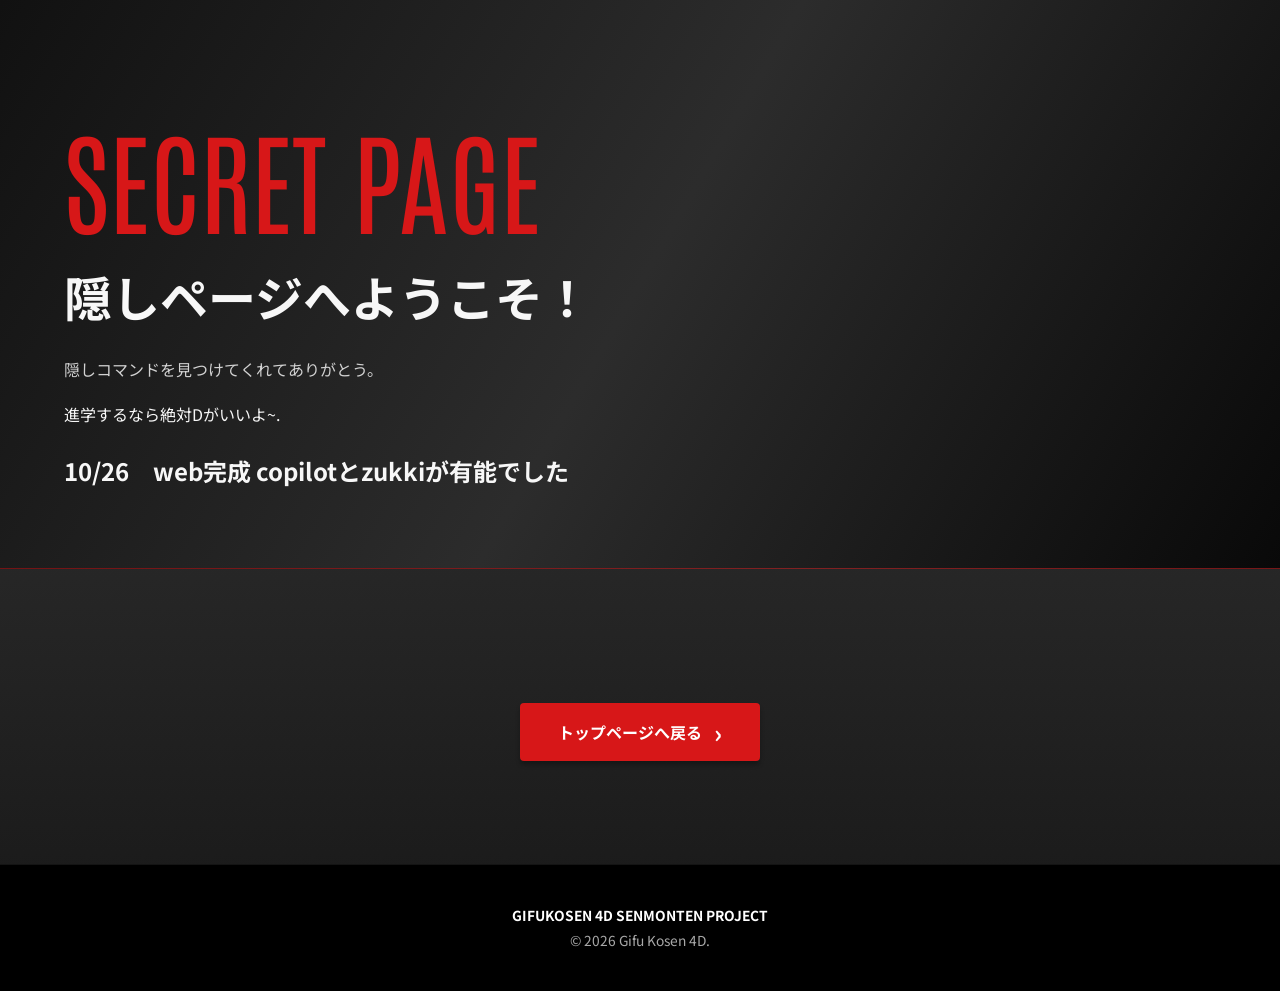
<file: docs/kakusi.html>
<!doctype html>
<html lang="ja">
<head>
  <meta charset="utf-8">
  <meta name="viewport" content="width=device-width,initial-scale=1">
  <meta name="description" content="岐阜高専 4D 専門展の隠しページ">
  <title>SECRET | GIFUKOSEN 4D SENMONTEN PROJECT</title>
  <link rel="preconnect" href="https://fonts.googleapis.com">
  <link rel="preconnect" href="https://fonts.gstatic.com" crossorigin>
  <link rel="stylesheet" href="https://fonts.googleapis.com/css2?family=Antonio:wght@500;700&family=Noto+Sans+JP:wght@400;500;700;900&display=swap">
  <link rel="stylesheet" href="./assets/css/site.css">
</head>
<body>
<a class="skip-link" href="#main">本文へ移動</a>
<header class="detail-hero">
  <div class="inner">
    <span class="en">SECRET PAGE</span>
    <h1>隠しページへようこそ！</h1>
    <p>隠しコマンドを見つけてくれてありがとう。</p></p>進学するなら絶対Dがいいよ~.<p>
      <h2>10/26　web完成 copilotとzukkiが有能でした<div class=""></div></h2>
  </div>
</header>
<main id="main" class="page-shell">
  <section class="section">
    <div class="inner">
      <div class="cta-row">
        <a class="btn" href="./index.html">トップページへ戻る</a>
      </div>
    </div>
  </section>
</main>
<footer class="site-footer"><div class="inner"><strong>GIFUKOSEN 4D SENMONTEN PROJECT</strong><br>© <span data-current-year></span> Gifu Kosen 4D.</div></footer>
<script src="./assets/js/site.js" defer></script>
</body>
</html>
</file>
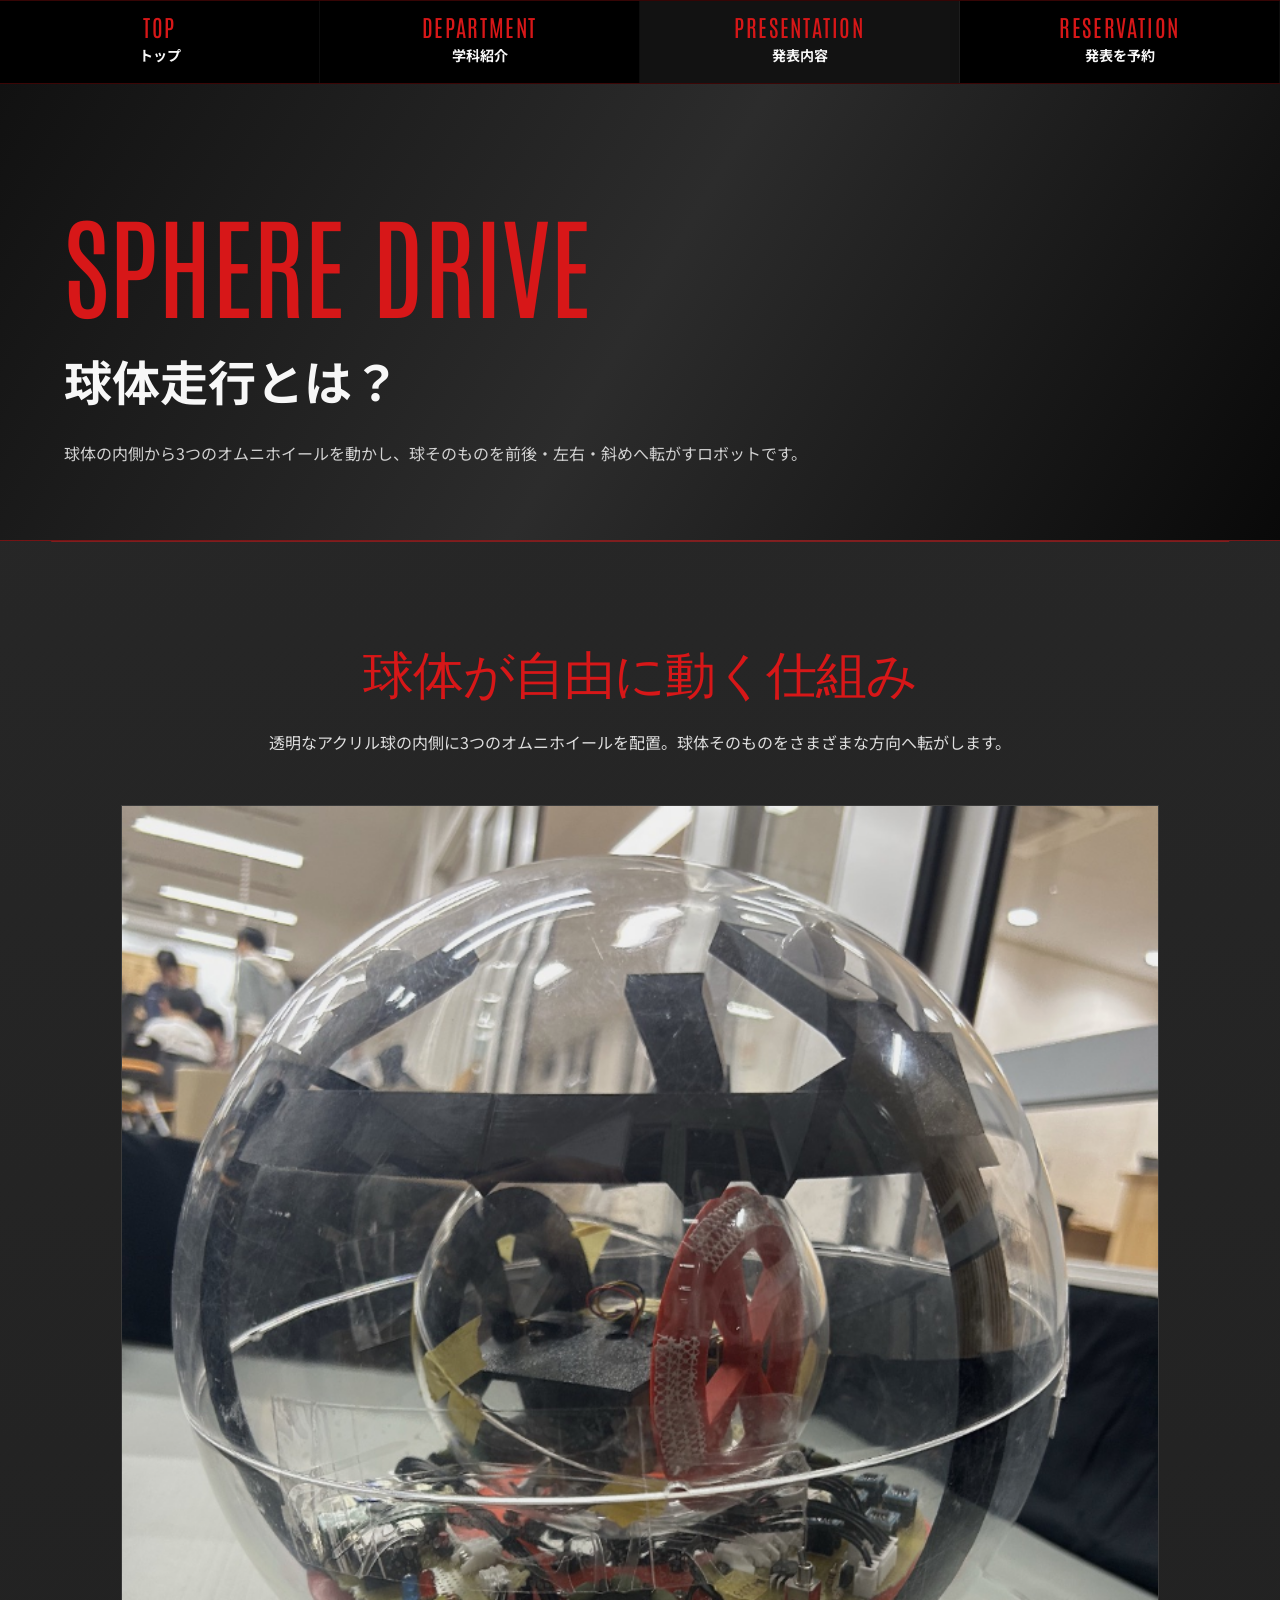
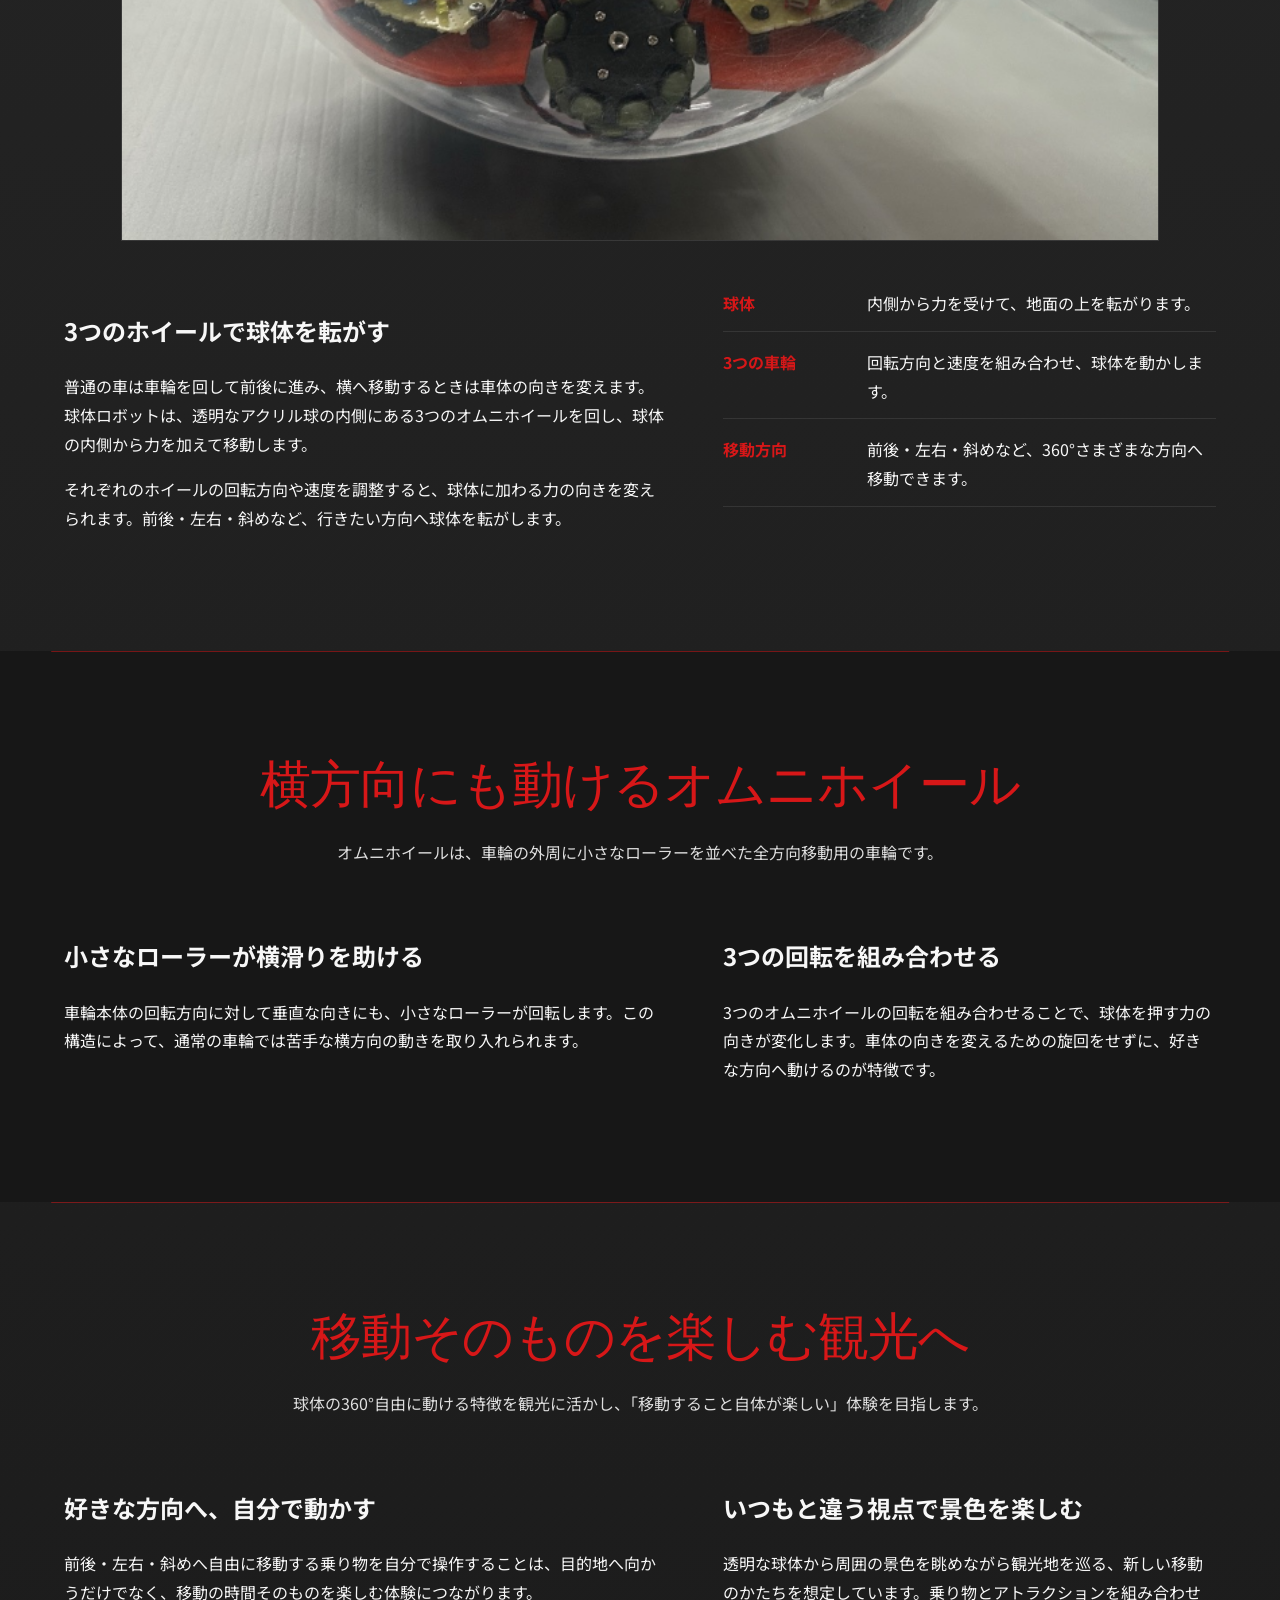
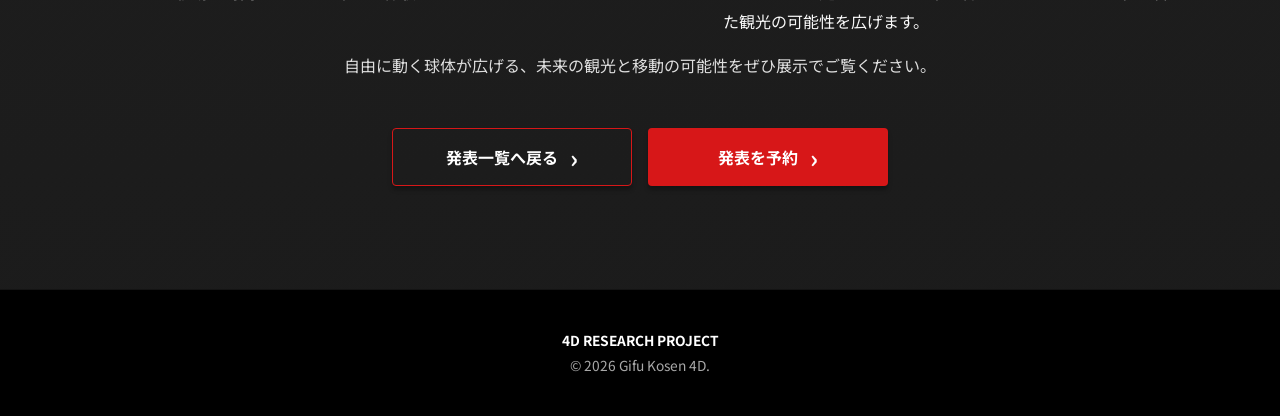
<file: docs/Kyutai.html>
<!doctype html>
<html lang="ja">
<head>
	<meta charset="utf-8">
	<meta name="viewport" content="width=device-width, initial-scale=1">
	<meta name="description" content="3つのオムニホイールで球体そのものを動かす、球体走行ロボットを紹介します。">
	<title>SPHERE DRIVE | 4D RESEARCH PROJECT</title>
	<link rel="preconnect" href="https://fonts.googleapis.com">
	<link rel="preconnect" href="https://fonts.gstatic.com" crossorigin>
	<link rel="stylesheet" href="https://fonts.googleapis.com/css2?family=Antonio:wght@500;700&family=Noto+Sans+JP:wght@400;500;700;900&display=swap">
	<link rel="stylesheet" href="./assets/css/site.css">
</head>
<body>
<a class="skip-link" href="#main">本文へ移動</a>
<nav class="site-nav" aria-label="メインナビゲーション"><div class="site-nav__inner">
	<a class="nav-link" href="./index.html"><span class="en">TOP</span><span class="ja">トップ</span></a>
	<a class="nav-link" href="./department.html"><span class="en">DEPARTMENT</span><span class="ja">学科紹介</span></a>
	<a class="nav-link" href="./presentations.html" aria-current="page"><span class="en">PRESENTATION</span><span class="ja">発表内容</span></a>
	<a class="nav-link" href="https://gifukosen-4d-kosensai.github.io/reservation/"><span class="en">RESERVATION</span><span class="ja">発表を予約</span></a>
</div></nav>
<header class="detail-hero"><div class="inner">
	<span class="en">SPHERE DRIVE</span>
	<h1>球体走行とは？</h1>
	<p>球体の内側から3つのオムニホイールを動かし、球そのものを前後・左右・斜めへ転がすロボットです。</p>
</div></header>
<main id="main" class="page-shell">
	<section class="section section--redline"><div class="inner">
		<div class="section-title"><span class="en">球体が自由に動く仕組み</span></div>
		<p class="section-lead">透明なアクリル球の内側に3つのオムニホイールを配置。球体そのものをさまざまな方向へ転がします。</p>
		<figure class="sphere-robot-figure">
			<img src="./assets/img/Kyutai-robot-photo.png" alt="透明な球体の内部に3つの駆動輪を配置した球体走行ロボットの構造イメージ">
		</figure>
		<div class="info-columns">
			<div>
				<h2>3つのホイールで球体を転がす</h2>
				<p>普通の車は車輪を回して前後に進み、横へ移動するときは車体の向きを変えます。球体ロボットは、透明なアクリル球の内側にある3つのオムニホイールを回し、球体の内側から力を加えて移動します。</p>
				<p>それぞれのホイールの回転方向や速度を調整すると、球体に加わる力の向きを変えられます。前後・左右・斜めなど、行きたい方向へ球体を転がします。</p>
			</div>
			<dl class="meta-list">
				<div><dt>球体</dt><dd>内側から力を受けて、地面の上を転がります。</dd></div>
				<div><dt>3つの車輪</dt><dd>回転方向と速度を組み合わせ、球体を動かします。</dd></div>
				<div><dt>移動方向</dt><dd>前後・左右・斜めなど、360°さまざまな方向へ移動できます。</dd></div>
			</dl>
		</div>
	</div></section>
	<section class="section section--dark section--redline"><div class="inner">
		<div class="section-title"><span class="en">横方向にも動けるオムニホイール</span></div>
		<p class="section-lead">オムニホイールは、車輪の外周に小さなローラーを並べた全方向移動用の車輪です。</p>
		<div class="info-columns">
			<div>
				<h2>小さなローラーが横滑りを助ける</h2>
				<p>車輪本体の回転方向に対して垂直な向きにも、小さなローラーが回転します。この構造によって、通常の車輪では苦手な横方向の動きを取り入れられます。</p>
			</div>
			<div>
				<h2>3つの回転を組み合わせる</h2>
				<p>3つのオムニホイールの回転を組み合わせることで、球体を押す力の向きが変化します。車体の向きを変えるための旋回をせずに、好きな方向へ動けるのが特徴です。</p>
			</div>
		</div>
	</div></section>
	<section class="section section--redline"><div class="inner">
		<div class="section-title"><span class="en">移動そのものを楽しむ観光へ</span></div>
		<p class="section-lead">球体の360°自由に動ける特徴を観光に活かし、「移動すること自体が楽しい」体験を目指します。</p>
		<div class="info-columns">
			<div>
				<h2>好きな方向へ、自分で動かす</h2>
				<p>前後・左右・斜めへ自由に移動する乗り物を自分で操作することは、目的地へ向かうだけでなく、移動の時間そのものを楽しむ体験につながります。</p>
			</div>
			<div>
				<h2>いつもと違う視点で景色を楽しむ</h2>
				<p>透明な球体から周囲の景色を眺めながら観光地を巡る、新しい移動のかたちを想定しています。乗り物とアトラクションを組み合わせた観光の可能性を広げます。</p>
			</div>
		</div>
		<p class="section-lead">自由に動く球体が広げる、未来の観光と移動の可能性をぜひ展示でご覧ください。</p>
		<div class="cta-row">
			<a class="btn btn--ghost" href="./presentations.html">発表一覧へ戻る</a>
			<a class="btn" href="https://gifukosen-4d-kosensai.github.io/reservation/">発表を予約</a>
		</div>
	</div></section>
</main>
<footer class="site-footer"><div class="inner"><strong>4D RESEARCH PROJECT</strong><br>© <span data-current-year></span> Gifu Kosen 4D.</div></footer>
<script src="./assets/js/site.js" defer></script>
</body>
</html>
</file>
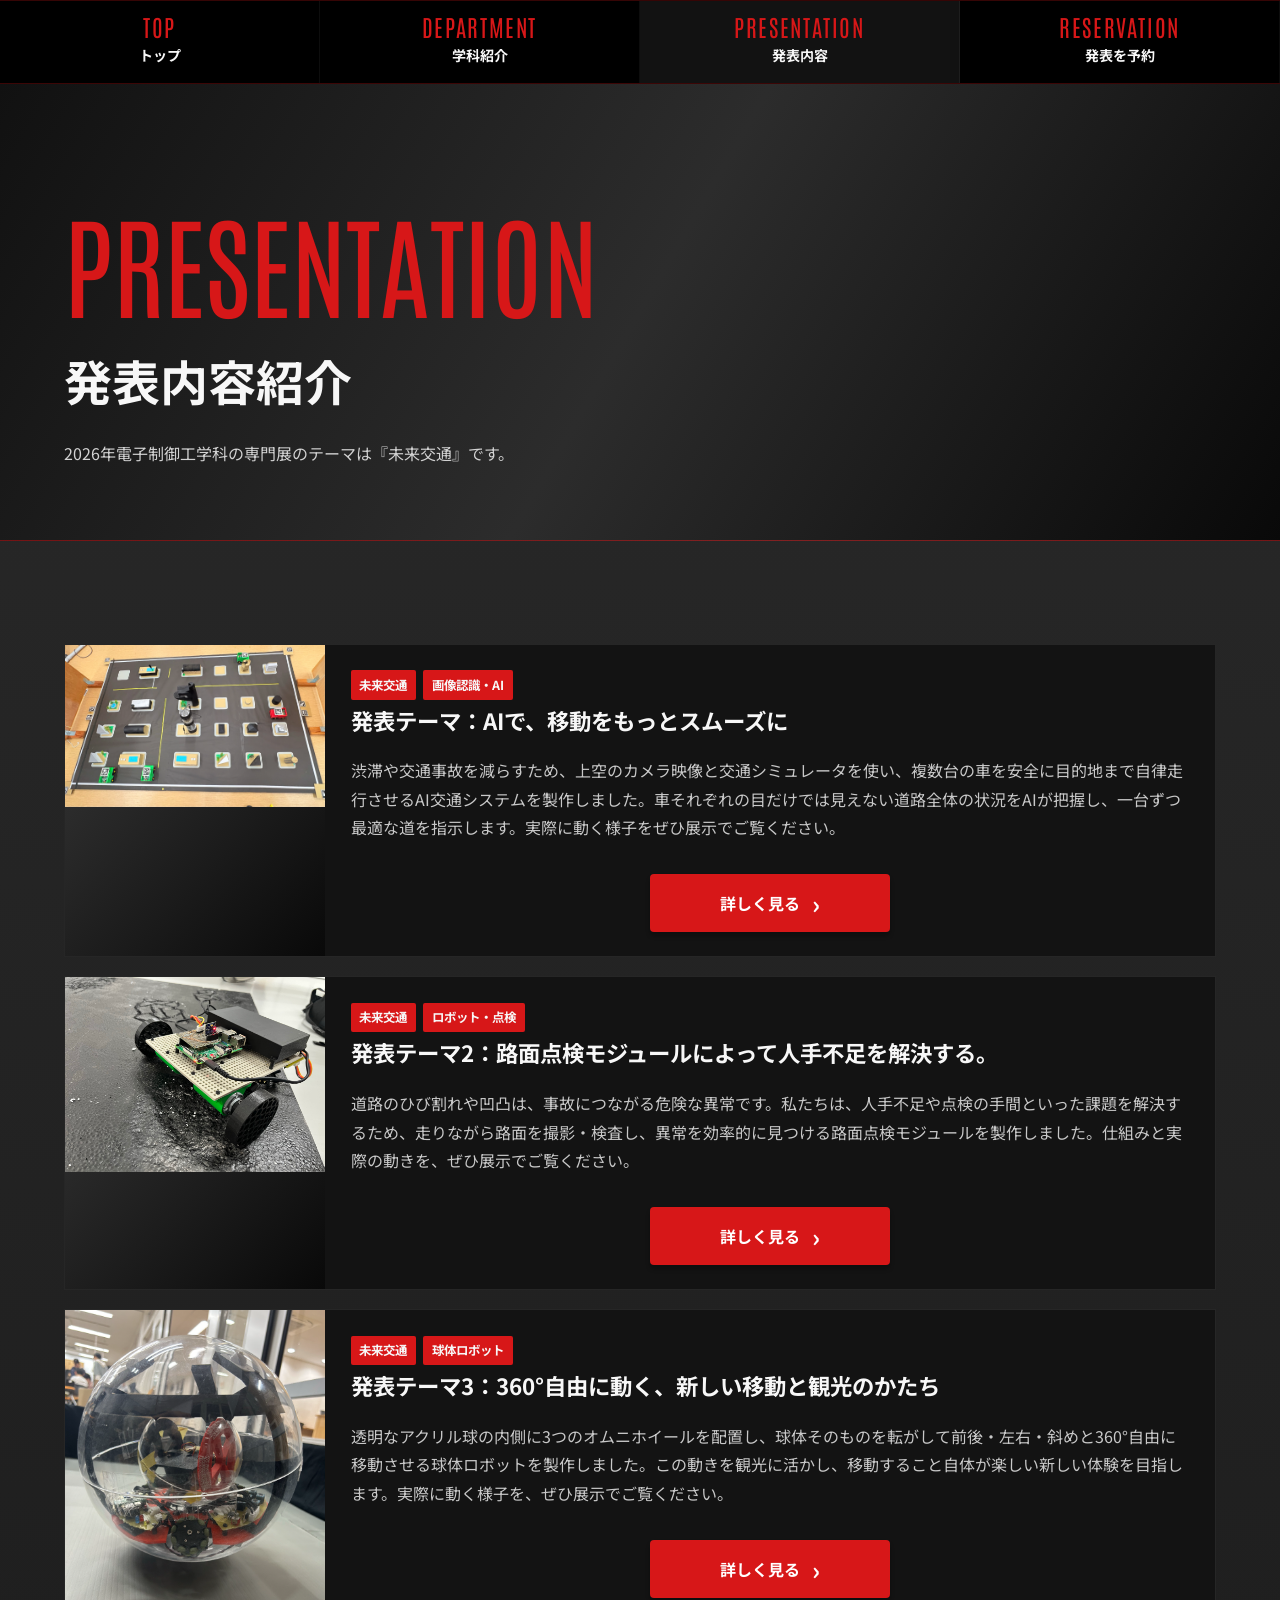
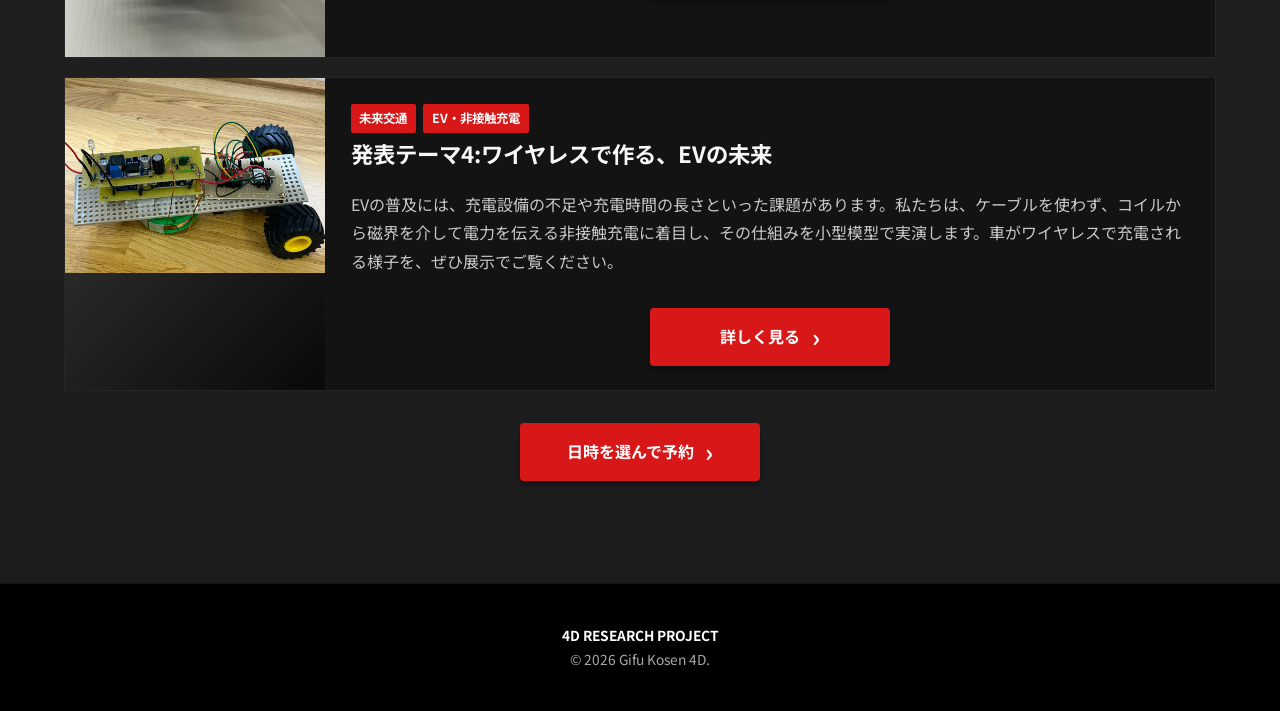
<file: docs/presentations.html>
<!doctype html>
<html lang="ja">
<head>
  <meta charset="utf-8"><meta name="viewport" content="width=device-width,initial-scale=1">
  <meta name="description" content="研究発表内容一覧"><title>PRESENTATION | 4D RESEARCH PROJECT</title>
  <link rel="preconnect" href="https://fonts.googleapis.com">
  <link rel="preconnect" href="https://fonts.gstatic.com" crossorigin>
  <link rel="stylesheet" href="https://fonts.googleapis.com/css2?family=Antonio:wght@500;700&family=Noto+Sans+JP:wght@400;500;700;900&display=swap">
  <link rel="stylesheet" href="./assets/css/site.css">
</head>
<body>
<a class="skip-link" href="#main">本文へ移動</a>
<nav class="site-nav" aria-label="メインナビゲーション"><div class="site-nav__inner">
  <a class="nav-link" href="./index.html"><span class="en">TOP</span><span class="ja">トップ</span></a>
  <a class="nav-link" href="./department.html"><span class="en">DEPARTMENT</span><span class="ja">学科紹介</span></a>
  <a class="nav-link" href="./presentations.html" aria-current="page"><span class="en">PRESENTATION</span><span class="ja">発表内容</span></a>
  <a class="nav-link" href="https://gifukosen-4d-kosensai.github.io/reservation/"><span class="en">RESERVATION</span><span class="ja">発表を予約</span></a>
</div></nav>
<header class="detail-hero"><div class="inner"><span class="en">PRESENTATION</span><h1>発表内容紹介</h1><p>2026年電子制御工学科の専門展のテーマは『未来交通』です。</p></div></header>
<main id="main" class="page-shell">
  <section class="section"><div class="inner"><div class="research-list">
    <!-- ★発表追加：この article ブロックを複製してタイトル・本文・タグを変更してください。 -->
    <article class="research-item">
      <div class="research-item__visual"><img src="./assets/img/ai-traffic-course.png" alt="AI交通の実験に使うミニチュア道路コースと自動走行ロボット"></div>
      <div class="research-item__body">
        <span class="tag">未来交通</span><span class="tag">画像認識・AI</span>
        <h2>発表テーマ：AIで、移動をもっとスムーズに</h2>
        <p>渋滞や交通事故を減らすため、上空のカメラ映像と交通シミュレータを使い、複数台の車を安全に目的地まで自律走行させるAI交通システムを製作しました。車それぞれの目だけでは見えない道路全体の状況をAIが把握し、一台ずつ最適な道を指示します。実際に動く様子をぜひ展示でご覧ください。</p>
        <div class="cta-row"><a class="btn" href="./AI_trafic.html">詳しく見る</a></div>
          <!-- 上の場所にhref="./AI_trafic.html"を入れればOK! -->

      </div>
    </article>
    <article class="research-item">
      <div class="research-item__visual"><img src="./assets/img/Image%20(25).jpg" alt="路面点検ロボット"></div>
      <div class="research-item__body">
        <span class="tag">未来交通</span><span class="tag">ロボット・点検</span>
        <h2>発表テーマ2：路面点検モジュールによって人手不足を解決する。</h2>
        <p>道路のひび割れや凹凸は、事故につながる危険な異常です。私たちは、人手不足や点検の手間といった課題を解決するため、走りながら路面を撮影・検査し、異常を効率的に見つける路面点検モジュールを製作しました。仕組みと実際の動きを、ぜひ展示でご覧ください。</p>
        <div class="cta-row"><a class="btn" href="./Romen.html">詳しく見る</a></div>
          <!-- 上の場所にhref="./Romen.html"を入れればOK! -->

      </div>
    </article>
    <article class="research-item">
      <div class="research-item__visual"><img src="./assets/img/Kyutai-presentation.png" alt="球体走行ロボット"></div>
      <div class="research-item__body">
        <span class="tag">未来交通</span><span class="tag">球体ロボット</span>
        <h2>発表テーマ3：360°自由に動く、新しい移動と観光のかたち</h2>
        <p>透明なアクリル球の内側に3つのオムニホイールを配置し、球体そのものを転がして前後・左右・斜めと360°自由に移動させる球体ロボットを製作しました。この動きを観光に活かし、移動すること自体が楽しい新しい体験を目指します。実際に動く様子を、ぜひ展示でご覧ください。</p>
        <div class="cta-row">
          <a class="btn" href="./Kyutai.html">詳しく見る</a></div>
          <!-- 上の場所にhref="./Kyutai.html"を入れればOK! -->
      </div>
    </article>
    <article class="research-item">
      <div class="research-item__visual"><img src="./assets/img/Image (26).jpg" alt="非接触充電"></div>
      <div class="research-item__body">
        <span class="tag">未来交通</span><span class="tag">EV・非接触充電</span>
        <h2>発表テーマ4:ワイヤレスで作る、EVの未来</h2>
        <p>EVの普及には、充電設備の不足や充電時間の長さといった課題があります。私たちは、ケーブルを使わず、コイルから磁界を介して電力を伝える非接触充電に着目し、その仕組みを小型模型で実演します。車がワイヤレスで充電される様子を、ぜひ展示でご覧ください。</p>
        <div class="cta-row"><a class="btn" href="./Hisessyoku.html">詳しく見る</a></div>
          <!-- 上の場所にhref="./Hisessyoku.html"を入れればOK! -->

      </div>
    </article>
  </div><div class="cta-row"><a class="btn" href="https://gifukosen-4d-kosensai.github.io/reservation/">日時を選んで予約</a></div></div></section>
</main>
<footer class="site-footer"><div class="inner"><strong>4D RESEARCH PROJECT</strong><br>© <span data-current-year></span> Gifu Kosen 4D.</div></footer>
<script src="./assets/js/site.js" defer></script>
</body></html>
</file>
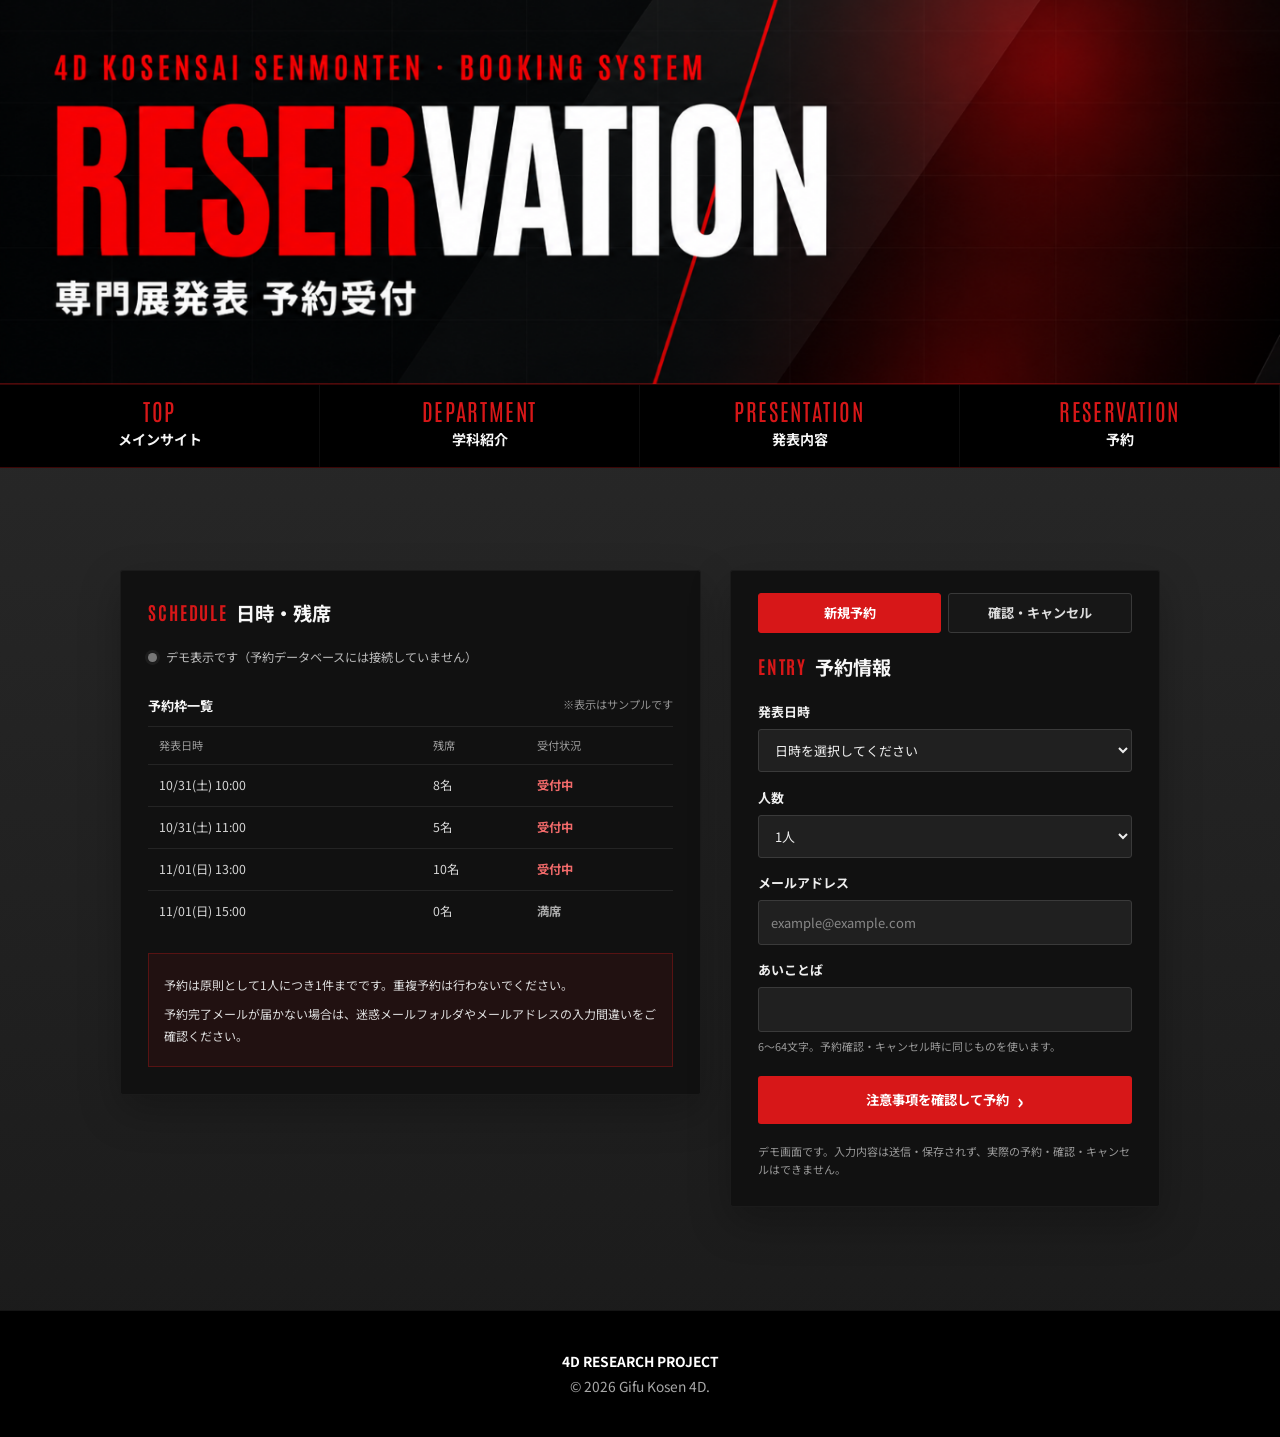
<file: docs/reservation.html>
<!doctype html>
<html lang="ja">
<head>
  <meta charset="utf-8">
  <meta name="viewport" content="width=device-width,initial-scale=1">
  <meta name="description" content="岐阜高専 4D専門展の予約画面イメージ">
  <title>RESERVATION | 4D RESEARCH PROJECT</title>
  <link rel="preconnect" href="https://fonts.googleapis.com">
  <link rel="preconnect" href="https://fonts.gstatic.com" crossorigin>
  <link rel="stylesheet" href="https://fonts.googleapis.com/css2?family=Antonio:wght@500;700&family=Noto+Sans+JP:wght@400;500;700;900&display=swap">
  <link rel="stylesheet" href="./assets/css/site.css">
  <link rel="stylesheet" href="./assets/css/reservation.css">
</head>
<body>
<a class="skip-link" href="#main">本文へ移動</a>

<header class="reservation-hero">
  <h1 class="reservation-hero__title">専門展発表 予約受付</h1>
</header>

<nav class="site-nav" aria-label="メインナビゲーション">
  <div class="site-nav__inner">
    <a class="nav-link" href="./index.html"><span class="en">TOP</span><span class="ja">メインサイト</span></a>
    <a class="nav-link" href="./department.html"><span class="en">DEPARTMENT</span><span class="ja">学科紹介</span></a>
    <a class="nav-link" href="./presentations.html"><span class="en">PRESENTATION</span><span class="ja">発表内容</span></a>
    <a class="nav-link" href="https://gifukosen-4d-kosensai.github.io/reservation/"><span class="en">RESERVATION</span><span class="ja">予約</span></a>
  </div>
</nav>

<main id="main" class="page-shell reservation-page">
  <div class="reservation-layout">
    <section class="reservation-card schedule-card" aria-labelledby="schedule-title">
      <h2 id="schedule-title"><span class="reservation-step">SCHEDULE</span> 日時・残席</h2>
      <p class="connection-status"><span class="status-dot" aria-hidden="true"></span>デモ表示です（予約データベースには接続していません）</p>

      <div class="schedule-list" aria-label="予約枠の見本">
        <p class="schedule-list__heading">予約枠一覧 <span>※表示はサンプルです</span></p>
        <div class="schedule-row schedule-row--head" aria-hidden="true">
          <span>発表日時</span><span>残席</span><span>受付状況</span>
        </div>
        <div class="schedule-row">
          <span>10/31(土) 10:00</span><span>8名</span><span class="availability">受付中</span>
        </div>
        <div class="schedule-row">
          <span>10/31(土) 11:00</span><span>5名</span><span class="availability">受付中</span>
        </div>
        <div class="schedule-row">
          <span>11/01(日) 13:00</span><span>10名</span><span class="availability">受付中</span>
        </div>
        <div class="schedule-row">
          <span>11/01(日) 15:00</span><span>0名</span><span class="availability availability--full">満席</span>
        </div>
      </div>

      <div class="reservation-notice">
        <p>予約は原則として1人につき1件までです。重複予約は行わないでください。</p>
        <p>予約完了メールが届かない場合は、迷惑メールフォルダやメールアドレスの入力間違いをご確認ください。</p>
      </div>
    </section>

    <section class="reservation-card entry-card" aria-labelledby="entry-title">
      <div class="entry-tabs" role="tablist" aria-label="予約メニュー">
        <button class="entry-tab" id="new-tab" type="button" role="tab" aria-selected="true" aria-controls="entry-panel">新規予約</button>
        <button class="entry-tab entry-tab--secondary" id="manage-tab" type="button" role="tab" aria-selected="false" aria-controls="entry-panel">確認・キャンセル</button>
      </div>

      <div id="entry-panel" role="tabpanel" aria-labelledby="new-tab">
        <h2><span class="reservation-step">ENTRY</span> <span id="entry-heading">予約情報</span></h2>
        <form class="reservation-fields" id="reservation-form">
          <label class="form-field" for="event-slot">
            <span>発表日時</span>
            <select id="event-slot" name="event-slot" required>
              <option value="">日時を選択してください</option>
              <option value="10/31(土) 10:00">10/31(土) 10:00 — 残席 8</option>
              <option value="10/31(土) 11:00">10/31(土) 11:00 — 残席 5</option>
              <option value="11/01(日) 13:00">11/01(日) 13:00 — 残席 10</option>
              <option value="11/01(日) 15:00" disabled>11/01(日) 15:00 — 満席</option>
            </select>
          </label>
          <label class="form-field" for="attendee-count">
            <span>人数</span>
            <select id="attendee-count" name="attendee-count">
              <option value="1">1人</option>
              <option value="2">2人</option>
              <option value="3">3人</option>
              <option value="4">4人</option>
            </select>
          </label>
          <label class="form-field" for="email-address">
            <span>メールアドレス</span>
            <input id="email-address" name="email-address" type="email" placeholder="example@example.com" autocomplete="email" required>
          </label>
          <label class="form-field" for="passphrase">
            <span>あいことば</span>
            <input id="passphrase" name="passphrase" type="password" minlength="6" maxlength="64" autocomplete="new-password" required>
            <small id="passphrase-help">6〜64文字。予約確認・キャンセル時に同じものを使います。</small>
          </label>
          <button class="reservation-submit" id="reservation-submit" type="submit">注意事項を確認して予約 <span aria-hidden="true">›</span></button>
        </form>
        <p class="privacy-note">デモ画面です。入力内容は送信・保存されず、実際の予約・確認・キャンセルはできません。</p>
      </div>
    </section>
  </div>
</main>

<dialog class="reservation-dialog" id="demo-dialog" aria-labelledby="dialog-title">
  <form method="dialog">
    <span class="reservation-step">DEMO PREVIEW</span>
    <h2 id="dialog-title">これは予約画面のデモです</h2>
    <p id="dialog-summary"></p>
    <p class="reservation-dialog__note">入力内容は送信・保存されず、予約は確定していません。</p>
    <button class="reservation-submit" type="submit">閉じる</button>
  </form>
</dialog>

<footer class="site-footer">
  <div class="inner"><strong>4D RESEARCH PROJECT</strong><br>© <span data-current-year></span> Gifu Kosen 4D.</div>
</footer>
<script src="./assets/js/site.js" defer></script>
<script src="./assets/js/reservation.js" defer></script>
</body>
</html>
</file>
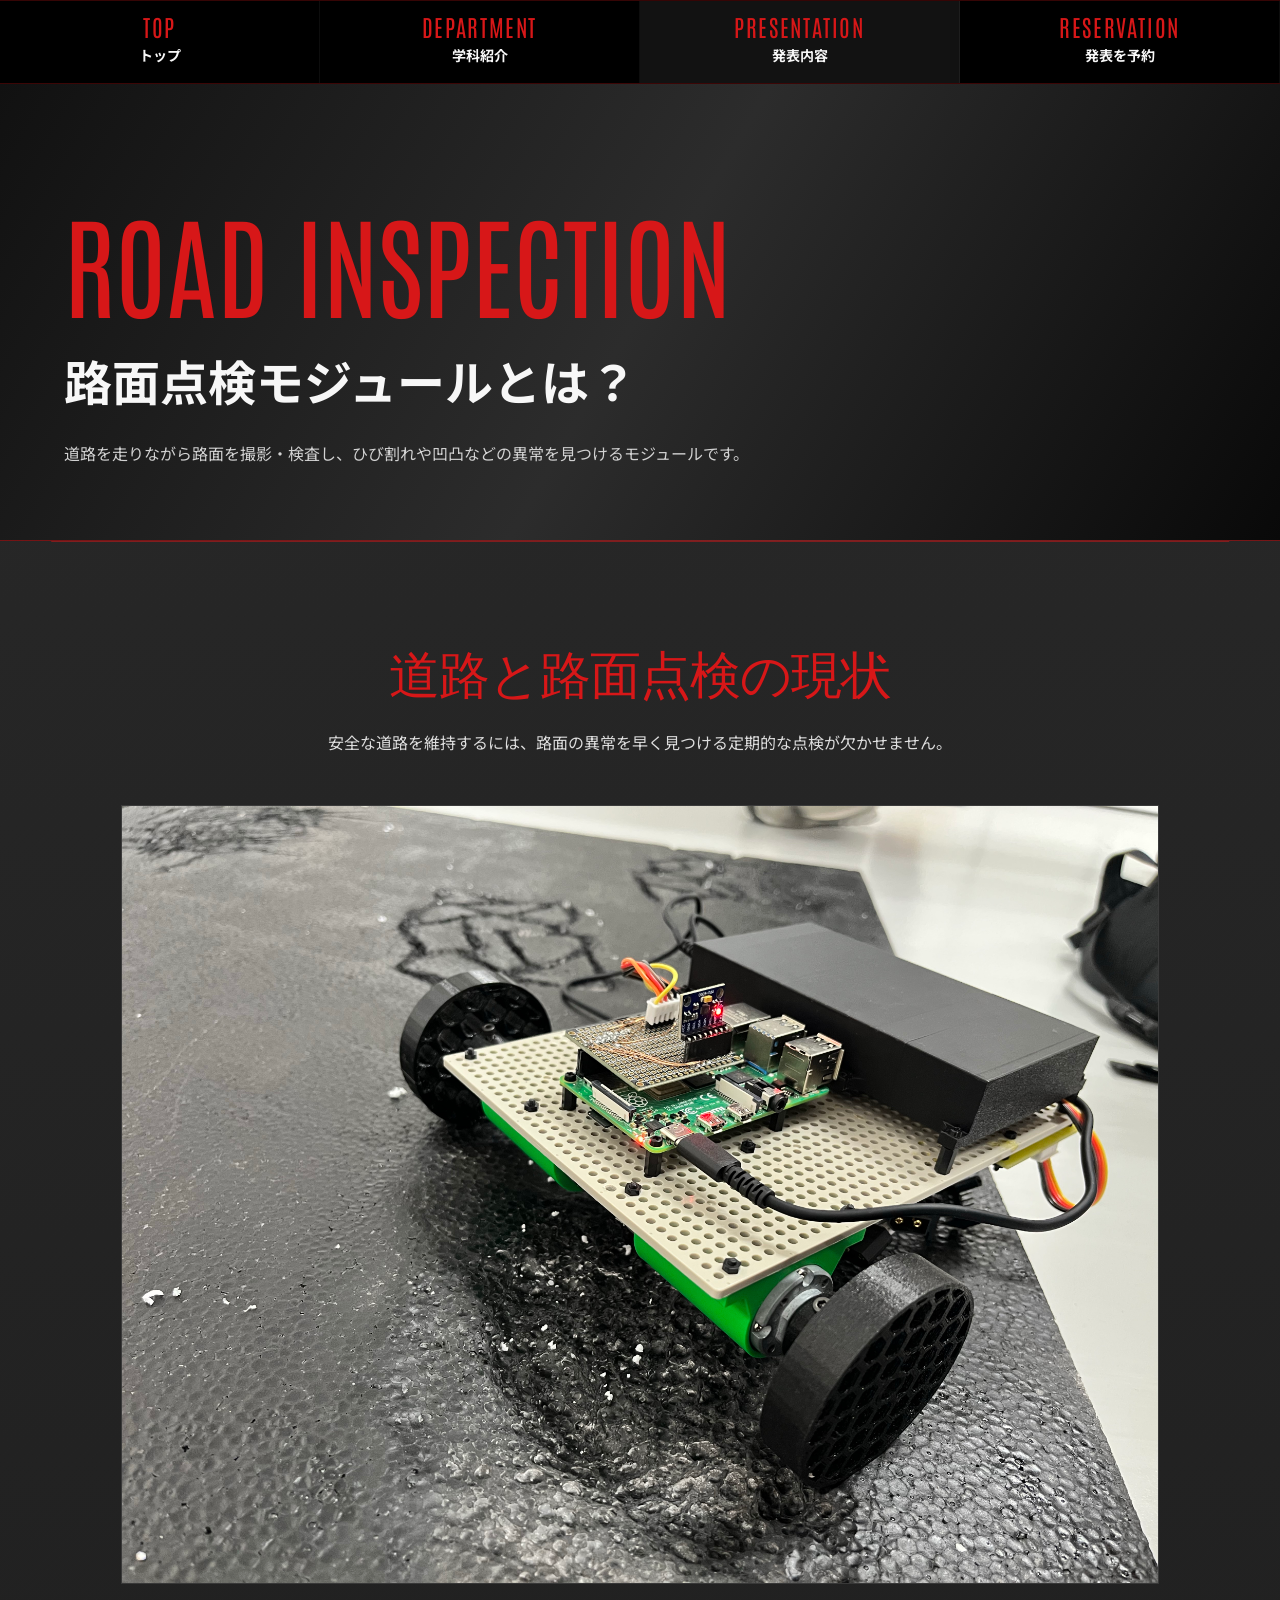
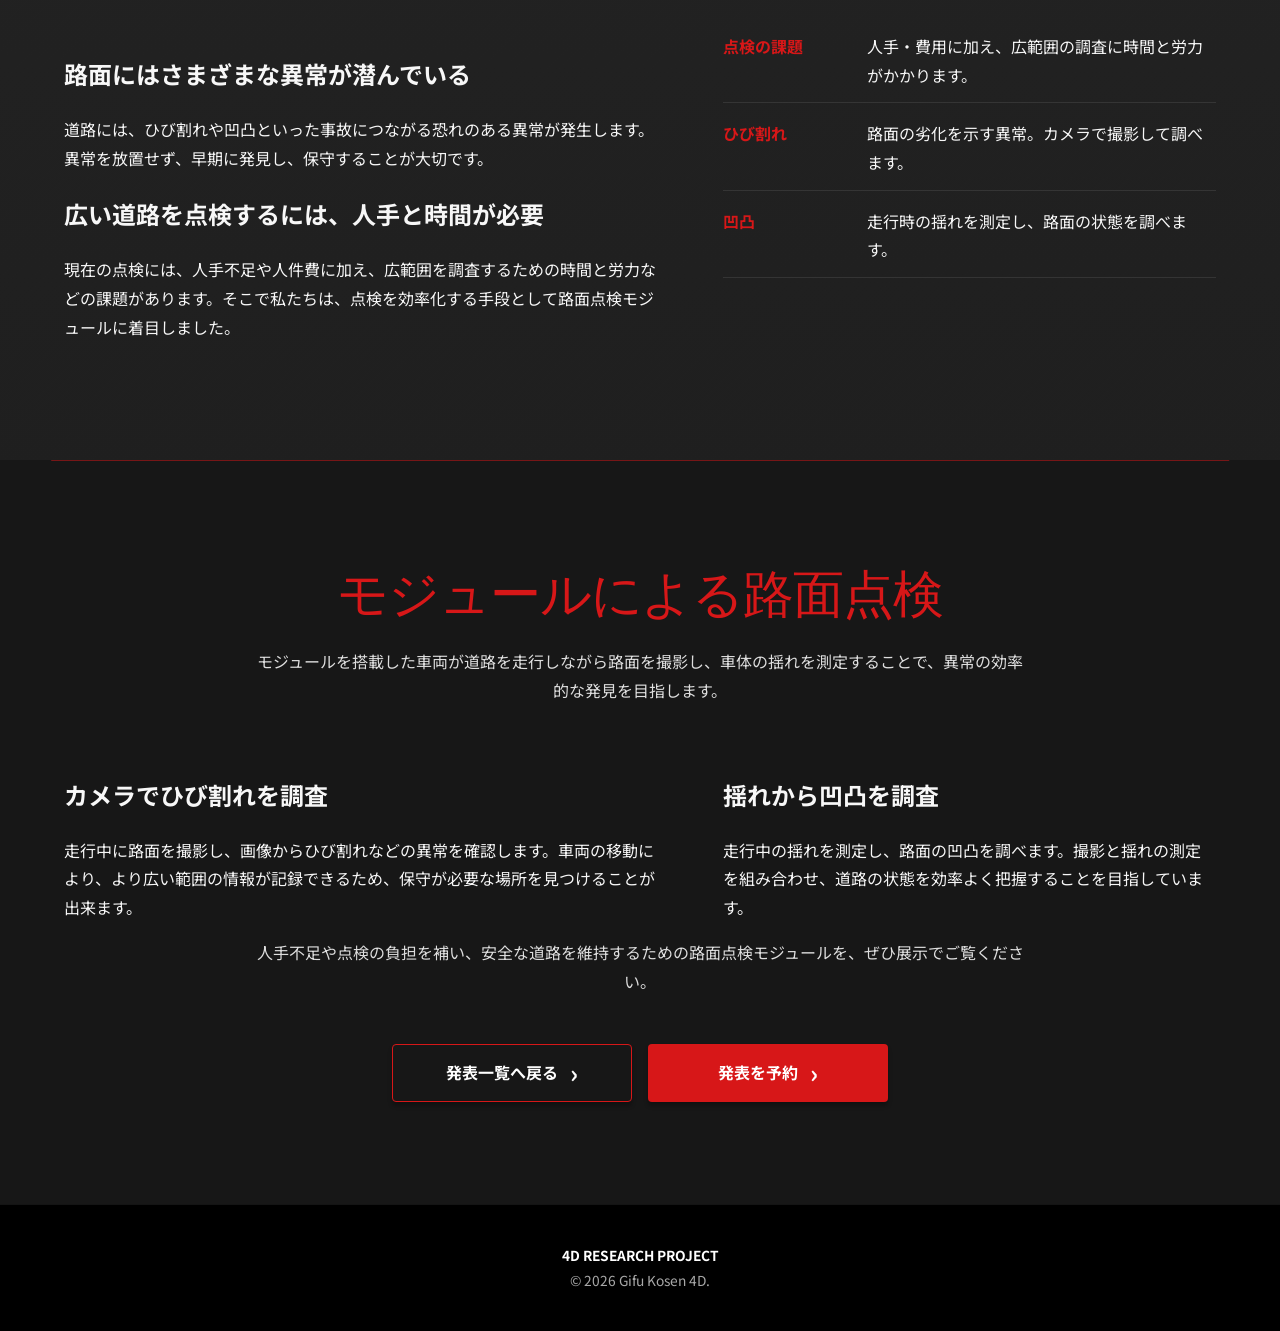
<file: docs/Romen.html>
<!doctype html>
<html lang="ja">
<head>
	<meta charset="utf-8">
	<meta name="viewport" content="width=device-width, initial-scale=1">
	<meta name="description" content="路面のひび割れや凹凸を走行しながら調べる、路面点検ロボットを紹介します。">
	<title>ROAD INSPECTION | 4D RESEARCH PROJECT</title>
	<link rel="preconnect" href="https://fonts.googleapis.com">
	<link rel="preconnect" href="https://fonts.gstatic.com" crossorigin>
	<link rel="stylesheet" href="https://fonts.googleapis.com/css2?family=Antonio:wght@500;700&family=Noto+Sans+JP:wght@400;500;700;900&display=swap">
	<link rel="stylesheet" href="./assets/css/site.css">
</head>
<body>
<a class="skip-link" href="#main">本文へ移動</a>
<nav class="site-nav" aria-label="メインナビゲーション"><div class="site-nav__inner">
	<a class="nav-link" href="./index.html"><span class="en">TOP</span><span class="ja">トップ</span></a>
	<a class="nav-link" href="./department.html"><span class="en">DEPARTMENT</span><span class="ja">学科紹介</span></a>
	<a class="nav-link" href="./presentations.html" aria-current="page"><span class="en">PRESENTATION</span><span class="ja">発表内容</span></a>
	<a class="nav-link" href="https://gifukosen-4d-kosensai.github.io/reservation/"><span class="en">RESERVATION</span><span class="ja">発表を予約</span></a>
</div></nav>
<header class="detail-hero"><div class="inner">
	<span class="en">ROAD INSPECTION</span>
	<h1>路面点検モジュールとは？</h1>
	<p>道路を走りながら路面を撮影・検査し、ひび割れや凹凸などの異常を見つけるモジュールです。</p>
</div></header>
<main id="main" class="page-shell">
	<section class="section section--redline"><div class="inner">
		<div class="section-title"><span class="en">道路と路面点検の現状</span></div>
		<p class="section-lead">安全な道路を維持するには、路面の異常を早く見つける定期的な点検が欠かせません。</p>
		<figure class="road-inspection-figure">
			<img src="./assets/img/Image%20(25).jpg" alt="すりガラス越しに撮影した路面点検ロボット">
		</figure>
		<div class="info-columns">
			<div>
				<h2>路面にはさまざまな異常が潜んでいる</h2>
				<p>道路には、ひび割れや凹凸といった事故につながる恐れのある異常が発生します。異常を放置せず、早期に発見し、保守することが大切です。</p>
				<h2>広い道路を点検するには、人手と時間が必要</h2>
				<p>現在の点検には、人手不足や人件費に加え、広範囲を調査するための時間と労力などの課題があります。そこで私たちは、点検を効率化する手段として路面点検モジュールに着目しました。</p>
			</div>
			<dl class="meta-list">
				<div><dt>点検の課題</dt><dd>人手・費用に加え、広範囲の調査に時間と労力がかかります。</dd></div>
				<div><dt>ひび割れ</dt><dd>路面の劣化を示す異常。カメラで撮影して調べます。</dd></div>
				<div><dt>凹凸</dt><dd>走行時の揺れを測定し、路面の状態を調べます。</dd></div>
			</dl>
		</div>
	</div></section>
	<section class="section section--dark section--redline"><div class="inner">
		<div class="section-title"><span class="en">モジュールによる路面点検</span></div>
		<p class="section-lead">モジュールを搭載した車両が道路を走行しながら路面を撮影し、車体の揺れを測定することで、異常の効率的な発見を目指します。</p>
		<div class="info-columns">
			<div>
				<h2>カメラでひび割れを調査</h2>
				<p>走行中に路面を撮影し、画像からひび割れなどの異常を確認します。車両の移動により、より広い範囲の情報が記録できるため、保守が必要な場所を見つけることが出来ます。</p>
			</div>
			<div>
				<h2>揺れから凹凸を調査</h2>
				<p>走行中の揺れを測定し、路面の凹凸を調べます。撮影と揺れの測定を組み合わせ、道路の状態を効率よく把握することを目指しています。</p>
			</div>
		</div>
		<p class="section-lead">人手不足や点検の負担を補い、安全な道路を維持するための路面点検モジュールを、ぜひ展示でご覧ください。</p>
		<div class="cta-row">
			<a class="btn btn--ghost" href="./presentations.html">発表一覧へ戻る</a>
			<a class="btn" href="https://gifukosen-4d-kosensai.github.io/reservation/">発表を予約</a>
		</div>
	</div></section>
</main>
<footer class="site-footer"><div class="inner"><strong>4D RESEARCH PROJECT</strong><br>© <span data-current-year></span> Gifu Kosen 4D.</div></footer>
<script src="./assets/js/site.js" defer></script>
</body>
</html>
</file>
<file: docs/assets/css/site.css>
:root {
  --red: #d71718;
  --red-dark: #8e0e10;
  --black: #050505;
  --panel: #272727;
  --panel-2: #171717;
  --white: #f7f7f7;
  --muted: #b8b8b8;
  --line: rgba(215, 23, 24, .5);
  --max: 1200px;
}

* { box-sizing: border-box; }
html { scroll-behavior: smooth; background: var(--black); }
body {
  margin: 0;
  color: var(--white);
  background: var(--black);
  font-family: 'Noto Sans JP', system-ui, -apple-system, BlinkMacSystemFont, 'Segoe UI', sans-serif;
  line-height: 1.8;
}
a { color: inherit;
  text-decoration: none; 
} 
img { display: block;
   max-width: 100%; 
  }
button, input, select, textarea { font: inherit; }

.skip-link { position: absolute; left: -9999px; }
.skip-link:focus { left: 1rem; top: 1rem; z-index: 9999; padding: .7rem 1rem; background: #fff; color: #000; }
.nagata-bot {
  position: fixed;
  right: max(1rem, env(safe-area-inset-right));
  bottom: max(1rem, env(safe-area-inset-bottom));
  z-index: 300;
  display: grid;
  justify-items: end;
  gap: .65rem;
}
.nagata-bot__button {
  width: 68px;
  height: 68px;
  padding: 0;
  overflow: hidden;
  border: 3px solid var(--red);
  border-radius: 50%;
  background: #fff;
  box-shadow: 0 4px 18px rgba(0,0,0,.45);
  cursor: pointer;
  touch-action: manipulation;
  transition: transform .2s, box-shadow .2s;
}
.nagata-bot__button:hover { transform: scale(1.06); box-shadow: 0 6px 22px rgba(0,0,0,.55); }
.nagata-bot__button:focus-visible { outline: 3px solid #fff; outline-offset: 3px; }
.nagata-bot__button img { width: 100%; height: 100%; object-fit: contain; object-position: center; }
.nagata-bot__message {
  max-width: min(280px, calc(100vw - 2rem));
  margin: 0;
  padding: .7rem .95rem;
  border: 1px solid var(--red);
  border-radius: 1rem 1rem .25rem 1rem;
  background: #fff;
  color: #111;
  box-shadow: 0 4px 18px rgba(0,0,0,.35);
  font-size: .9rem;
  font-weight: 700;
  line-height: 1.6;
}
/* ここまで一応理解 */
.visually-hidden {
  position: absolute !important;
  width: 1px !important;
  height: 1px !important;
  padding: 0 !important;
  margin: -1px !important;
  overflow: hidden !important;
  clip: rect(0, 0, 0, 0) !important;
  white-space: nowrap !important;
  border: 0 !important;
}

/*
  Main HERO
  画像自体にタイトル「DENSHI」が入っているため、文字は重ねずビジュアルをそのまま見せます。
  PC・スマートフォンとも画像全体が見えるよう、元画像の比率を維持します。
*/
.hero {
  position: relative;
  width: 100%;
  height: auto;
  aspect-ratio: 2392 / 1760;
  min-height: 0;
  overflow: hidden;
  background: #8fc3e5;
}
.hero__picture {
  display: block;
  width: 100%;
  height: 100%;
}
.hero__image {
  display: block;
  width: 100%;
  height: 100%;
  object-fit: cover;
  object-position: center top;
}

.site-nav {
  position: sticky;
  top: 0;
  z-index: 200;
  background: rgba(0,0,0,.82);
  backdrop-filter: blur(10px);
  border-top: 1px solid rgba(215,23,24,.25);
  border-bottom: 1px solid rgba(215,23,24,.28);
}
.site-nav__inner {
  width: min(100%, 1450px);
  margin: auto;
  display: grid;
  grid-template-columns: repeat(4, minmax(0,1fr));
}
.nav-link {
  min-height: 82px;
  display: flex;
  flex-direction: column;
  justify-content: center;
  align-items: center;
  text-align: center;
  transition: .25s;
  border-right: 1px solid rgba(255,255,255,.05);
}
.nav-link:hover, .nav-link[aria-current='page'] { background: rgba(255,255,255,.07); }
.nav-link .en {
  color: var(--red);
  font-family: 'Antonio', sans-serif;
  font-size: clamp(1.05rem, 2vw, 1.45rem);
  line-height: 1;
  letter-spacing: .07em;
}
.nav-link .ja { margin-top: .3rem; font-size: .88rem; font-weight: 700; }

.page-shell {
  background:
    linear-gradient(180deg, rgba(39,39,39,.98), rgba(28,28,28,.98)),
    repeating-linear-gradient(135deg, rgba(255,255,255,.025) 0 2px, transparent 2px 8px);
}
.section { padding: clamp(4rem, 8vw, 7.5rem) 0; position: relative; }
.section--dark { background: var(--panel-2); }
.section--redline::before {
  content: '';
  position: absolute;
  top: 0; left: 50%; transform: translateX(-50%);
  width: min(92%, var(--max)); height: 1px; background: var(--line);
}
.inner { width: min(90%, var(--max)); margin: auto; }
.section-title { margin-bottom: 2.4rem; text-align: center; }
.section-title .en {
  display: block;
  color: var(--red);
  font-family: 'Antonio', sans-serif;
  font-size: clamp(1.2rem, 4vw, 4rem);
  line-height: .9;
  letter-spacing: -.02em;
}
.section-title .ja { display: block; margin-top: .65rem; font-size: 1.05rem; font-weight: 700; }
.section-lead { max-width: 780px; margin: 0 auto 3rem; text-align: center; color: #dedede; }

.feature-grid { display: grid; grid-template-columns: repeat(3, 1fr); gap: 1.4rem; }
.feature-card {
  display: flex;
  flex-direction: column;
  background: #111;
  border: 1px solid rgba(255,255,255,.09);
  border-radius: 4px;
  overflow: hidden;
  min-height: 100%;
  box-shadow: 0 18px 40px rgba(0,0,0,.2);
}
.feature-card__visual {
  aspect-ratio: 16/10;
  position: relative;
  overflow: hidden;
  background:
    linear-gradient(135deg, rgba(215,23,24,.22), transparent 45%),
    linear-gradient(45deg, #090909, #414141);
}
.feature-card__visual--department {
  aspect-ratio: 2 / 1;
  background: #111;
}
.feature-card__visual--reservation { aspect-ratio: 16 / 9; }
.feature-card__image {
  position: absolute;
  inset: 0;
  width: 100%;
  height: 100%;
  object-fit: cover;
}
.feature-card__visual::after {
  content: attr(data-label);
  position: absolute;
  left: 1.2rem; bottom: 1rem;
  font-family: 'Antonio', sans-serif;
  letter-spacing: .11em;
  color: rgba(255,255,255,.8);
  font-size: 1.25rem;
}
.feature-card__body {
  display: flex;
  flex: 1;
  flex-direction: column;
  padding: 1.5rem 1.45rem 1.7rem;
}
.feature-card h3 { margin: 0 0 .7rem; font-size: 1.35rem; }
.feature-card p { margin: 0; color: #c9c9c9; font-size: .96rem; }
.feature-card__body .cta-row { margin-top: auto; padding-top: 2rem; }

.btn {
  display: inline-flex;
  align-items: center;
  justify-content: center;
  min-width: 240px;
  min-height: 58px;
  padding: .8rem 1.5rem;
  border: 0;
  border-radius: 4px;
  color: #fff;
  background: var(--red);
  font-weight: 700;
  box-shadow: 0 4px 4px rgba(0,0,0,.28);
  cursor: pointer;
  transition: .2s ease;
}
.btn:hover { filter: brightness(1.1); transform: translateY(-1px); }
.btn::after { content: '\203A'; font-size: 1.55rem; margin-left: .7rem; line-height: 1; }
.btn--ghost { background: transparent; border: 1px solid var(--red); }
.cta-row { display: flex; gap: 1rem; justify-content: center; flex-wrap: wrap; margin-top: 2rem; }

.visual-break {
  height: auto;
  min-height: 0;
  display: grid;
  place-items: center;
  position: relative;
  overflow: hidden;
  background:
    linear-gradient(rgba(0,0,0,.28), rgba(0,0,0,.45)),
    radial-gradient(circle at 28% 50%, rgba(215,23,24,.44), transparent 16%),
    linear-gradient(120deg, #131313 0 28%, #4a4a4a 28% 45%, #101010 45% 100%);
  background-attachment: fixed;
}
.visual-break__mark {
  position: relative;
  z-index: 1;
  font-family: 'Antonio', sans-serif;
  font-size: clamp(4rem, 15vw, 11rem);
  letter-spacing: .12em;
  color: rgba(255,255,255,.14);
}
.visual-break__image {
  position: relative;
  width: 100%;
  height: auto;
  object-fit: contain;
}
.info-columns { display: grid; grid-template-columns: 1.1fr .9fr; gap: 3.5rem; align-items: start; }
.info-box { padding: 1.8rem; background: rgba(0,0,0,.28); border-left: 3px solid var(--red); }
.info-box h3 { margin-top: 0; }
.info-box p:last-child { margin-bottom: 0; }
.meta-list { display: grid; gap: 1rem; margin: 0; }
.meta-list div { display: grid; grid-template-columns: 8rem 1fr; gap: 1rem; border-bottom: 1px solid rgba(255,255,255,.09); padding-bottom: .8rem; }
.meta-list dt { color: var(--red); font-weight: 700; }
.meta-list dd { margin: 0; }

.detail-hero { padding: clamp(4rem, 10vw, 8rem) 0 3.5rem; background: linear-gradient(120deg,#111,#2c2c2c 50%,#090909); border-bottom: 1px solid var(--line); }
.detail-hero .en { color: var(--red); font-family: 'Antonio', sans-serif; font-size: clamp(4rem,10vw,7rem); line-height: .9; }
.detail-hero h1 { margin: .7rem 0 0; font-size: clamp(1.8rem,4vw,3rem); }
.detail-hero p { max-width: 760px; color: #d2d2d2; }

.ai-traffic-figure, .road-inspection-figure, .sphere-robot-figure, .noncontact-figure { max-width: 1038px; margin: 0 auto 3rem; }
.ai-traffic-figure img, .road-inspection-figure img, .sphere-robot-figure img, .noncontact-figure img { width: 100%; height: auto; border: 1px solid rgba(255,255,255,.1); }
.ai-traffic-figure figcaption, .road-inspection-figure figcaption, .sphere-robot-figure figcaption, .noncontact-figure figcaption { margin-top: .5rem; color: #aaa; font-size: .85rem; text-align: right; }

.research-list { display: grid; gap: 1.2rem; }
.research-item { display: grid; grid-template-columns: 260px 1fr; gap: 1.6rem; background: #131313; border: 1px solid rgba(255,255,255,.08); }
.research-item__visual { min-height: 190px; background: linear-gradient(135deg,#3a3a3a,#090909); position: relative; }
.research-item__visual::after { position: absolute; inset: auto 1rem 1rem auto; color: var(--red); font-family: 'Antonio',sans-serif; letter-spacing:.12em; }
.research-item__body { padding: 1.5rem 1.6rem 1.5rem 0; }
.research-item__body h2 { margin: 0 0 .5rem; font-size: 1.4rem; }
.research-item__body p { color: #c8c8c8; }
.tag { display: inline-block; padding: .22rem .55rem; margin-right: .45rem; background: var(--red); border-radius: 2px; font-size: .78rem; font-weight: 700; }

.site-footer { background: #000; border-top: 1px solid rgba(255,255,255,.08); padding: 2.4rem 0; color: #a8a8a8; font-size: .86rem; text-align: center; }
.site-footer strong { color: #fff; }
.site-views { display: flex; justify-content: center; align-items: center; flex-wrap: wrap; gap: .3rem .5rem; margin: 1rem 0 0; }

@media (max-width: 820px) {
  .site-nav { position: sticky; }
  .site-nav__inner { grid-template-columns: repeat(2,1fr); }
  .nav-link { min-height: 66px; }
  .feature-grid { grid-template-columns: 1fr; }
  .visual-break { background-attachment: scroll; }
  .info-columns { grid-template-columns: 1fr; gap: 2rem; }
  .research-item { grid-template-columns: 1fr; }
  .research-item__visual { min-height: 0; aspect-ratio: 16 / 9; }
  .research-item__visual img {
    position: absolute;
    inset: 0;
    width: 100%;
    height: 100%;
    object-fit: cover;
  }
  .research-item__body { padding: 0 1.3rem 1.4rem; }
}

@media (max-width: 520px) {
  .nagata-bot { right: max(.75rem, env(safe-area-inset-right)); bottom: max(.75rem, env(safe-area-inset-bottom)); }
  .nagata-bot__button { width: 58px; height: 58px; }
  .nagata-bot__message { font-size: .82rem; }
  .section { padding: 2.75rem 0; }
  .section-title { margin-bottom: 1.5rem; }
  .section-title .en {
    font-size: clamp(1.3rem, 6.5vw, 2rem);
    line-height: 1.3;
  }
  main h2 { font-size: 1.2rem; line-height: 1.5; }
  .detail-hero { padding: 3.5rem 0 2.5rem; }
  .detail-hero .en { font-size: clamp(2.4rem, 10vw, 3.5rem); }
  .detail-hero h1 { font-size: 1.65rem; }
  .detail-hero p { margin-bottom: 0; }
  .feature-card__body { padding: 1.25rem 1.2rem 1.4rem; }
  .feature-card h3 { font-size: 1.2rem; }
  .feature-card__body .cta-row { padding-top: 1.5rem; }
  .btn { width: 100%; min-width: 0; min-height: 54px; }
  .cta-row { gap: .75rem; }
  .nav-link .ja { font-size: .78rem; }
  .meta-list div { grid-template-columns: 6rem 1fr; gap: .75rem; }
  .research-item__body h2 { font-size: 1.2rem; }
  .tag { margin-bottom: .35rem; }
  .site-footer { padding: 2rem 1rem; }
}
</file>
<file: docs/assets/css/reservation.css>
.reservation-hero {
  position: relative;
  min-height: clamp(260px, 30vw, 390px);
  overflow: hidden;
  border-bottom: 1px solid rgba(215,23,24,.35);
  background: #080808 url("../img/reservation-banner.png") center 48% / cover no-repeat;
}
.reservation-hero__title {
  position: absolute;
  width: 1px;
  height: 1px;
  padding: 0;
  margin: -1px;
  overflow: hidden;
  clip: rect(0, 0, 0, 0);
  white-space: nowrap;
  border: 0;
}
.reservation-step {
  color: var(--red);
  font-family: 'Antonio', sans-serif;
  letter-spacing: .1em;
  font-size: 1rem;
  font-weight: 700;
}
.reservation-page { min-height: 56vh; padding: clamp(2.2rem, 8vw, 6.4rem) 0; }
.reservation-layout {
  display: grid;
  grid-template-columns: minmax(0, 1.35fr) minmax(340px, 1fr);
  gap: clamp(1.2rem, 2.4vw, 1.8rem);
  align-items: start;
  width: min(82%, 1040px);
  margin: auto;
}
.reservation-card {
  min-width: 0;
  padding: clamp(1.2rem, 2.2vw, 1.7rem);
  background: #111;
  border: 1px solid rgba(255,255,255,.045);
  border-radius: 3px;
  box-shadow: 0 16px 40px rgba(0,0,0,.25);
}
.reservation-card h2 { margin: 0 0 1.15rem; font-size: 1.2rem; line-height: 1.5; }
.reservation-step { margin-right: .25rem; font-size: 1.15rem; }
.connection-status {
  display: flex;
  align-items: center;
  gap: .55rem;
  margin: 1.2rem 0 1.6rem;
  color: #bbb;
  font-size: .76rem;
}
.status-dot {
  width: .55rem;
  height: .55rem;
  flex: 0 0 auto;
  border-radius: 50%;
  background: #777;
  box-shadow: 0 0 0 3px rgba(255,255,255,.05);
}
.schedule-list { margin-top: 1.2rem; }
.schedule-list__heading { display: flex; justify-content: space-between; gap: .5rem; margin: 0 0 .55rem; font-size: .82rem; font-weight: 700; }
.schedule-list__heading span { color: #929292; font-size: .7rem; font-weight: 400; }
.schedule-row {
  display: grid;
  grid-template-columns: minmax(0, 1.5fr) minmax(3.5rem, .55fr) minmax(4.5rem, .7fr);
  align-items: center;
  gap: .4rem;
  min-height: 42px;
  padding: .5rem .65rem;
  border-top: 1px solid rgba(255,255,255,.08);
  color: #d5d5d5;
  font-size: .77rem;
}
.schedule-row--head { min-height: 32px; color: #999; font-size: .7rem; }
.availability { color: #f16a6a; font-weight: 700; }
.availability--full { color: #aaa; }
.reservation-notice {
  margin-top: 1.35rem;
  padding: .8rem .9rem;
  color: #ddd;
  background: rgba(215,23,24,.08);
  border: 1px solid rgba(215,23,24,.3);
  font-size: .75rem;
  line-height: 1.8;
}
.reservation-notice p { margin: .45rem 0; }
.entry-card { padding-top: 1.35rem; }
.entry-tabs { display: grid; grid-template-columns: 1fr 1fr; gap: .45rem; margin-bottom: 1.25rem; }
.entry-tab {
  display: grid;
  place-items: center;
  min-height: 40px;
  padding: .45rem .5rem;
  color: white;
  background: var(--red);
  border: 1px solid var(--red);
  border-radius: 3px;
  font: inherit;
  font-size: .82rem;
  font-weight: 700;
  cursor: pointer;
}
.entry-tab--secondary { color: #ddd; background: #171717; border-color: #393939; }
.entry-tab[aria-selected="true"] { color: white; background: var(--red); border-color: var(--red); }
.entry-tab:focus-visible, .reservation-submit:focus-visible, .form-field input:focus-visible, .form-field select:focus-visible {
  outline: 2px solid #fff;
  outline-offset: 2px;
}
.entry-card h2 { margin-bottom: 1.15rem; }
.reservation-fields { display: grid; gap: .85rem; }
.form-field { display: grid; gap: .35rem; color: #eee; font-size: .81rem; font-weight: 700; }
.form-field[hidden] { display: none; }
.form-field input, .form-field select {
  width: 100%;
  min-height: 43px;
  padding: .6rem .75rem;
  color: #eee;
  background: #202020;
  border: 1px solid #3a3a3a;
  border-radius: 3px;
  font: inherit;
  font-weight: 400;
}
.form-field input::placeholder { color: #888; }
.form-field small { color: #999; font-size: .68rem; font-weight: 400; }
.reservation-submit {
  display: flex;
  align-items: center;
  justify-content: center;
  gap: .5rem;
  width: 100%;
  min-height: 48px;
  margin-top: .35rem;
  padding: .65rem 1rem;
  color: #fff;
  background: var(--red);
  border: 0;
  border-radius: 3px;
  font: inherit;
  font-size: .83rem;
  font-weight: 700;
  cursor: pointer;
  transition: filter .2s, transform .2s;
}
.reservation-submit:hover { filter: brightness(1.12); transform: translateY(-1px); }
.reservation-submit span { font-size: 1.3rem; line-height: .7; }
.privacy-note { margin: 1.1rem 0 0; color: #999; font-size: .69rem; line-height: 1.7; }
.reservation-dialog {
  width: min(92%, 440px);
  padding: 2rem;
  color: var(--white);
  background: #171717;
  border: 1px solid rgba(215,23,24,.7);
  box-shadow: 0 24px 80px rgba(0,0,0,.7);
}
.reservation-dialog::backdrop { background: rgba(0,0,0,.76); backdrop-filter: blur(3px); }
.reservation-dialog h2 { margin: .45rem 0 .7rem; font-size: 1.35rem; }
.reservation-dialog p { color: #ddd; }
.reservation-dialog__note { color: #ff8b8b !important; font-size: .84rem; }
.reservation-dialog .reservation-submit { margin-top: .5rem; }

@media (max-width: 800px) {
  .reservation-layout { grid-template-columns: minmax(0, 1.1fr) minmax(300px, 1fr); width: 92%; }
}
@media (max-width: 680px) {
  .reservation-hero { min-height: 245px; }
  .reservation-layout { grid-template-columns: 1fr; max-width: 520px; }
  .reservation-page { padding-top: 2rem; }
}
@media (max-width: 520px) {
  .reservation-hero { min-height: 215px; }
  .reservation-layout { width: 92%; }
  .reservation-card { padding: 1rem; }
  .schedule-row { grid-template-columns: minmax(0, 1.4fr) minmax(3rem, .5fr) minmax(3.8rem, .65fr); padding-inline: .4rem; font-size: .7rem; }
  .schedule-list__heading { font-size: .76rem; }
  .schedule-list__heading span { font-size: .64rem; }
  .entry-tab { font-size: .76rem; }
  .reservation-dialog { padding: 1.35rem; }
}
</file>
